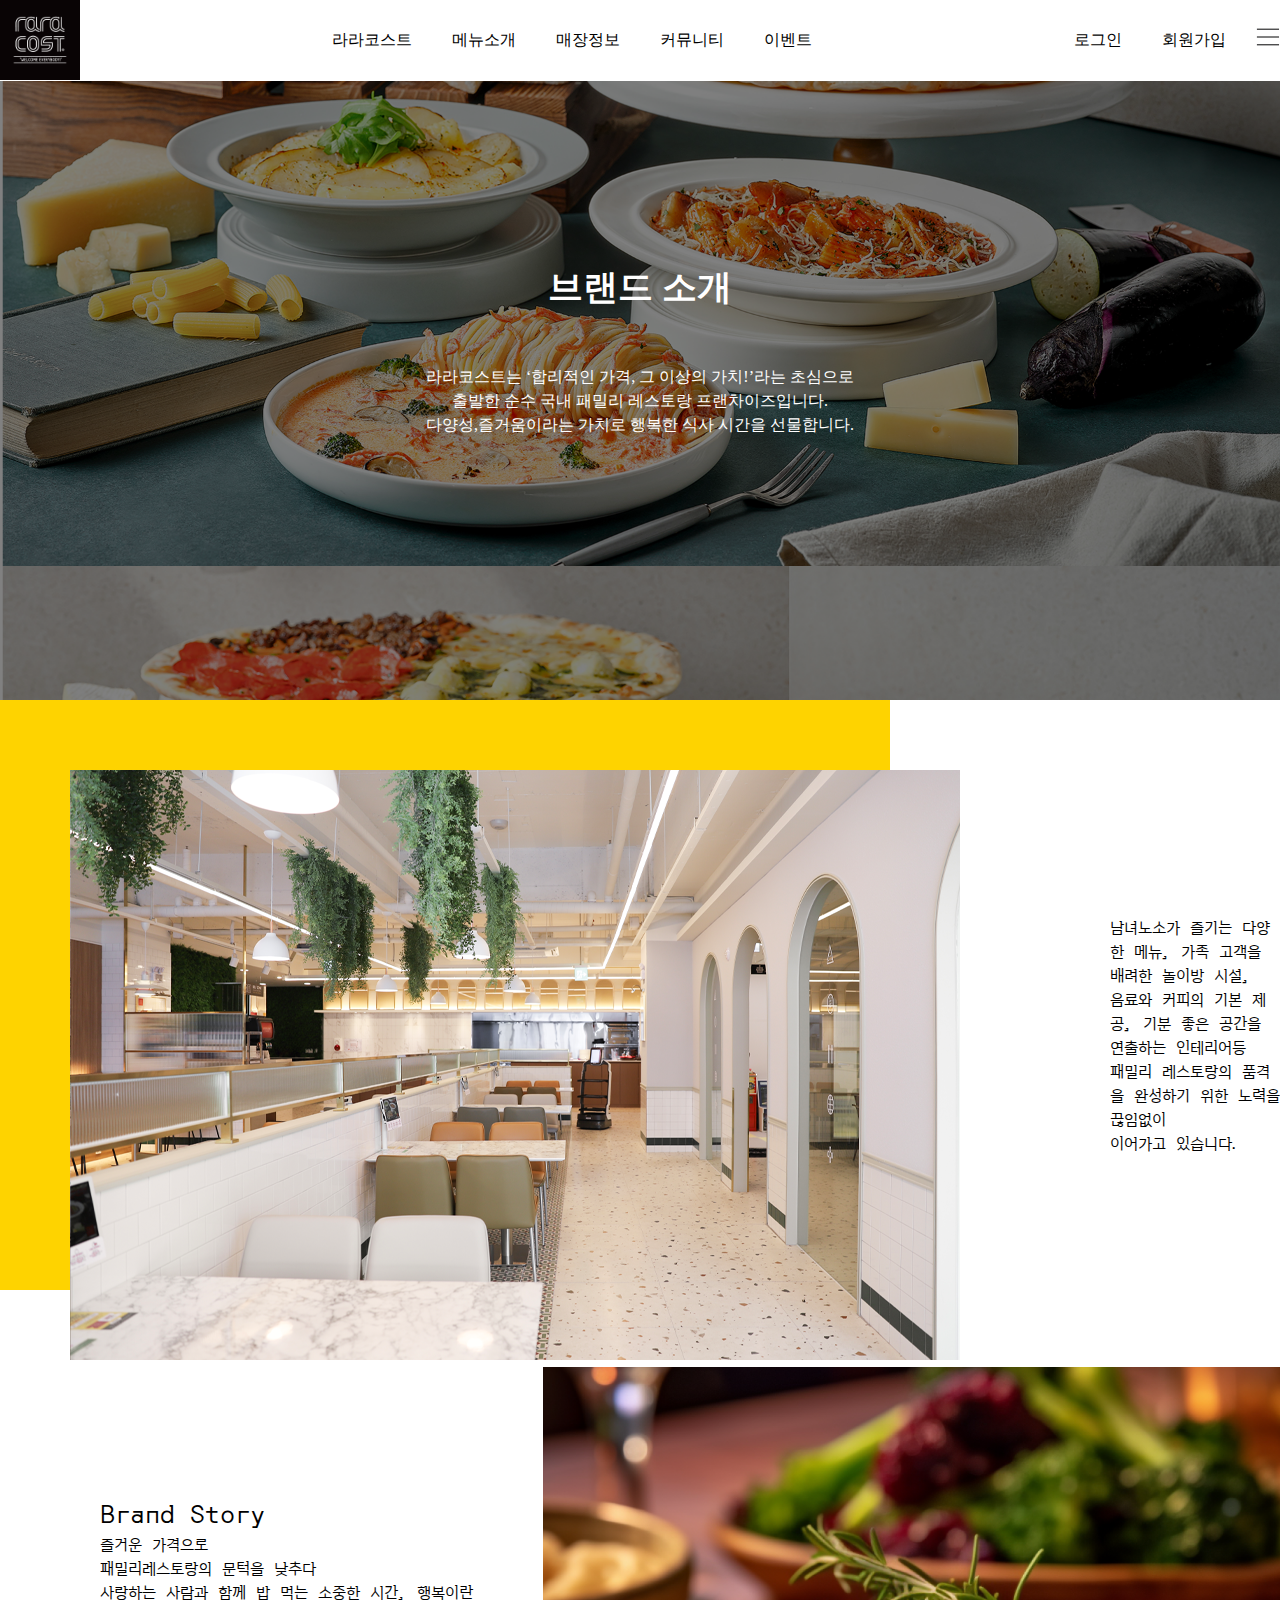
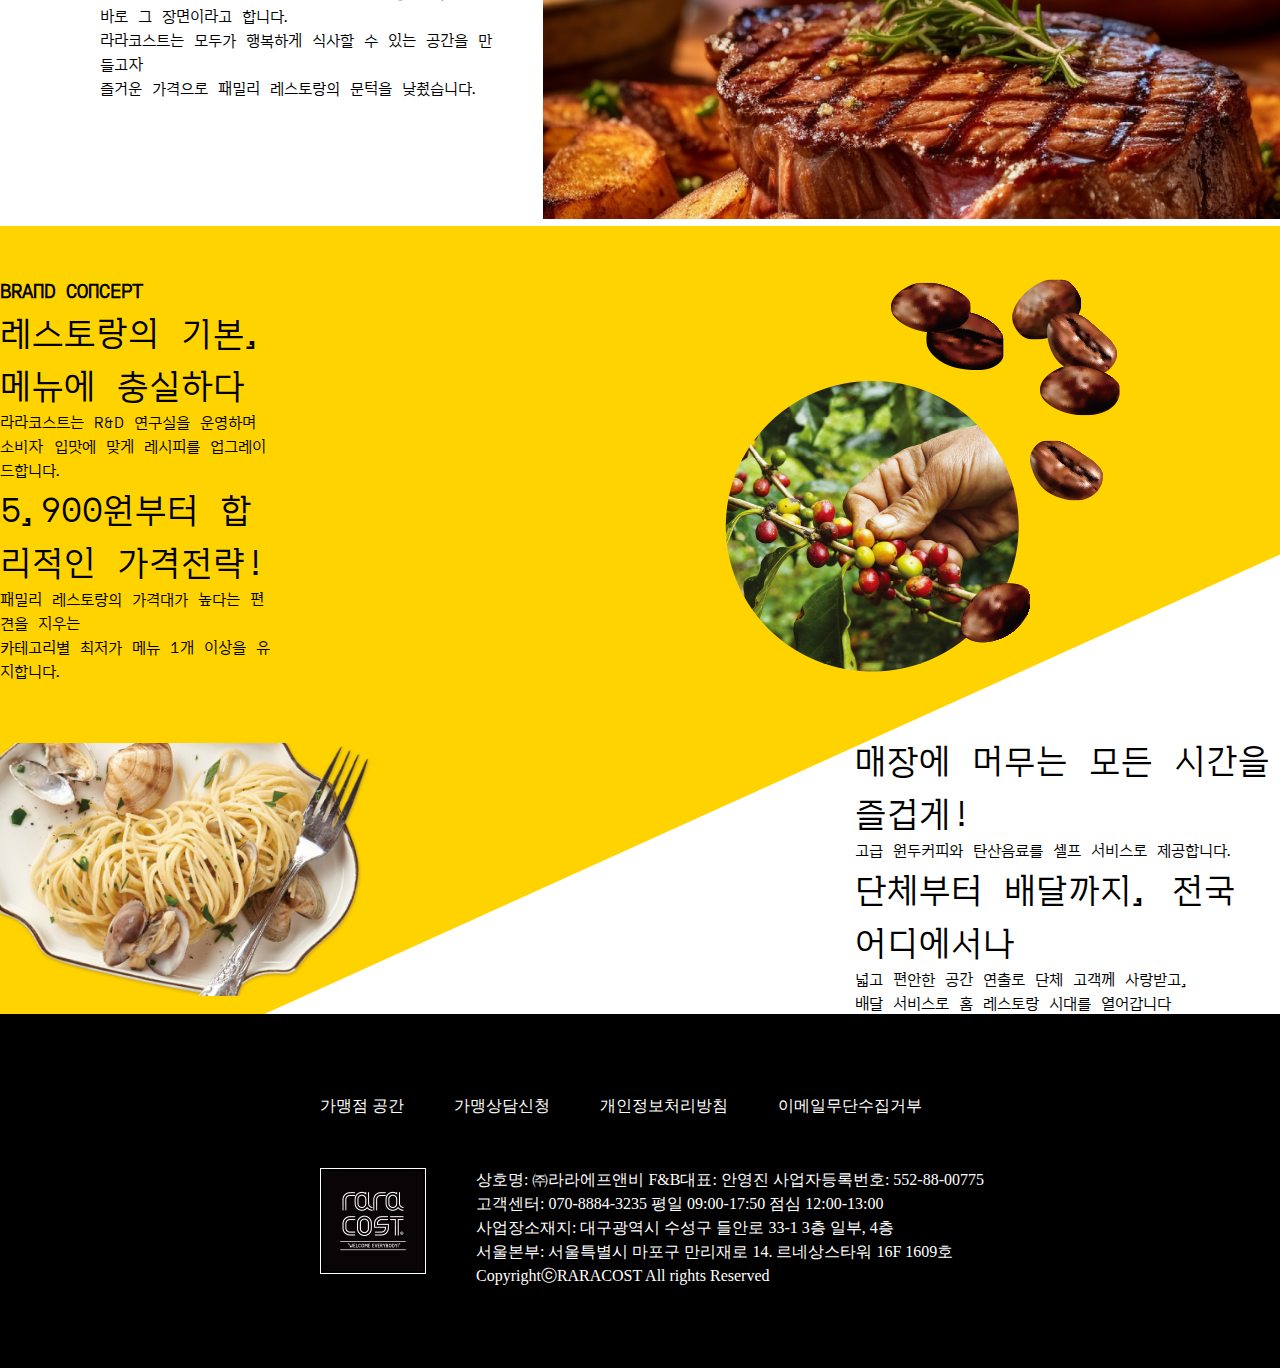
<file: raracostprojact/sub/brand.html>
<!DOCTYPE html>
<html lang="ko">

<head>
    <meta charset="UTF-8">
    <meta name="viewport" content="width=device-width, initial-scale=1.0">
    <title>라라코스트</title>



    <link rel="preconnect" href="https://fonts.googleapis.com">
    <link rel="preconnect" href="https://fonts.gstatic.com" crossorigin>
    <link href="https://fonts.googleapis.com/css2?family=Nanum+Gothic+Coding&family=Orbit&display=swap"
        rel="stylesheet">




    <link rel="stylesheet" href="https://cdn.jsdelivr.net/npm/bootstrap-icons@1.11.3/font/bootstrap-icons.min.css">


    <link rel="stylesheet" href="../css/reset.css">
    <link rel="stylesheet" href="../css/swiper-bundle.min.css">
    <link rel="stylesheet" href="../css/main.css">
    <link rel="stylesheet" href="../css/sub.css">





    <script src="../js/jquery-3.7.1.min.js"></script>
    <script src="../js/swiper-bundle.min.js"></script>
    <script src="../js/main.js"></script>







</head>

<body>
    <div id="wrap">
        <div class="all_wrap">
            <h3>SITEMPA</h3>

            <ul class="all_gnb">
                <li><a href="../sub/brand.html">라라코스트</a>
                    <ul class="all_depth2">
                        <li><a href="../sub/brand.html">브랜드 스토리</a></li>

                    </ul>

                </li>
                <li><a href="../sub/menu.html">메뉴소개</a>
                    <ul class="all_depth2">
                        <li><a href="../sub/menu.html">셀러드</a></li>
                        <li><a href="../sub/menu.html">스테이크</a></li>
                        <li><a href="../sub/menu.html">파스타</a></li>
                        <li><a href="../sub/menu.html">피자</a></li>
                        <li><a href="../sub/menu.html">필라프</a></li>
                        <li><a href="../sub/menu.html">음료</a></li>
                    </ul>
                </li>
                <li><a href="sub/site.html">매장정보</a>
                    <ul class="all_depth2">
                        <li><a href="../sub/site.html">매장찾기</a></li>
                        <li><a href="../sub/site.html">오픈예정</a></li>
                        <li><a href="../sub/site.html">둘러보기</a></li>
                    </ul>
                </li>
                <li><a href="../sub/cs.html">커뮤니티</a>
                    <ul class="all_depth2">
                        <li><a href="../sub/cs.html">공지사항</a></li>
                        <li><a href="../sub/cs.html">고객센터</a></li>
                        <li><a href="../sub/cs.html">언론보도</a></li>
                        <li><a href="../sub/cs.html">제휴문의</a></li>
                    </ul>

                </li>
                <li><a href="../sub/event.html">이벤트</a>
                    <ul class="all_depth2">
                        <li><a href="../sub/event.html">진행 중인 이벤트</a></li>
                        <li><a href="../sub/event.html">종료된 이벤트</a></li>

                    </ul>
                </li>
            </ul>
            <button class="all_close">사이트맵 닫기</button>
        </div>


        <header id="header">

            <div class="inner">
                <h1><a href="../index.html"><img src="../img/sub/logo_B.png" alt="라라코스트"></a></h1>

                <nav>
                    <ul class="gnb">
                        <li>
                            <a href="../sub/brand.html">라라코스트</a>
                            <ul class="depth2">
                                <li><a href="../sub/brand.html">브랜드 스토리</a></li>
                            </ul>
                        </li>
                        <li>
                            <a href="../sub/menu.html">메뉴소개</a>
                            <ul class="depth2">
                                <li><a href="../sub/menu.html">샐러드</a></li>
                                <li><a href="../sub/menu.html">스테이크</a></li>
                                <li><a href="../sub/menu.html">파스타</a></li>
                                <li><a href="../sub/menu.html">피자</a></li>
                                <li><a href="../sub/menu.html">필라프</a></li>
                                <li><a href="../sub/menu.html">음료</a></li>
                            </ul>
                        </li>
                        <li>
                            <a href="../sub/site.html">매장정보</a>
                            <ul class="depth2">
                                <li><a href="../sub/site.html">매장찾기</a></li>
                                <li><a href="../sub/site.html">오픈예정</a></li>
                                <li><a href="../sub/site.html">둘러보기</a></li>

                            </ul>
                        </li>
                        <li>
                            <a href="../sub/cs.html">커뮤니티</a>
                            <ul class="depth2">
                                <li><a href="../sub/cs.html">공지사항</a></li>
                                <li><a href="../sub/cs.html">고객센터</a></li>
                                <li><a href="../sub/cs.html">언론보도</a></li>
                                <li><a href="../sub/cs.html">제휴문의</a></li>

                            </ul>
                        </li>
                        <li>
                            <a href="../sub/event.html">이벤트</a>
                            <ul class="depth2">
                                <li><a href="../sub/event.html">진행 중인 이벤트</a></li>
                                <li><a href="../sub/event.html">종료된 이벤트</a></li>
                            </ul>
                        </li>
                    </ul>
                </nav>

                <ul class="util">
                    <li>
                        <a href="#">로그인</a>

                    </li>
                    <li>
                        <a href="#">회원가입</a>

                    </li>
                    <li class="btn_sitemap">
                        <img src="../img//sub/icon_menu.svg" alt="사이트맵 보기">
                    </li>
                </ul>
            </div>
            <div class="depth2_bg"></div>
        </header>


        <div id="container">
            <div class="sub_visual">
                <div class="sub_brand_txt">
                    <h2>브랜드 소개</h2>
                    <p>라라코스트는 ‘합리적인 가격, 그 이상의 가치!’라는 초심으로<br>
                        출발한 순수 국내 패밀리 레스토랑 프랜차이즈입니다.<br>
                        다양성,즐거움이라는 가치로 행복한 식사 시간을 선물합니다.</p>
                </div>
            </div>
        </div>

        <div class="contents">
            <div class="fust">
                <div class="sub_left1">
                    <img src="../img/sub/brandStory_img1_240527.png" alt="서브이미지1">
                </div>
                <div class="sub_right1">
                    <p>남녀노소가 즐기는 다양한 메뉴, 가족 고객을 배려한 놀이방 시설,<br>음료와 커피의 기본 제공, 기분 좋은 공간을 연출하는 인테리어등<br> 패밀리 레스토랑의 품격을
                        완성하기 위한
                        노력을 끊임없이<br> 이어가고 있습니다.</p>
                </div>
            </div>

            <div class="sec">
                <div class="sub_left2">
                    <p>
                        <span>Brand Story</span><br>
                        즐거운 가격으로<br> 패밀리레스토랑의 문턱을 낮추다<br>
                        사랑하는 사람과 함께 밥 먹는 소중한 시간, 행복이란 바로 그 장면이라고 합니다.<br> 라라코스트는 모두가 행복하게 식사할 수 있는 공간을 만들고자<br> 즐거운 가격으로
                        패밀리 레스토랑의 문턱을 낮췄습니다.
                    </p>
                </div>
                <div class="sub_right2">
                    <img src="../img/sub/sub img 1.png" alt="서브이미지2">
                </div>

            </div>
        </div>

        <div class="contents2">
            <div class="inner">
                <div class="fust2">
                    <div class="fust2_left">
                        <h3>BRAND CONCEPT</h3>
                        <p>
                            <span>레스토랑의 기본,메뉴에 충실하다</span><br>
                            라라코스트는 R&D 연구실을 운영하며<br>
                            소비자 입맛에 맞게 레시피를 업그레이드합니다. <br>
                            <span>5,900원부터 합리적인 가격전략!</span> <br>
                            패밀리 레스토랑의 가격대가 높다는 편견을 지우는<br>
                            카테고리별 최저가 메뉴 1개 이상을 유지합니다.
                        </p>
                    </div>
                    <div class="fust2_right">
                        <img src="../img/sub/brandStory_img5.png" alt="서브이미지3">
                    </div>
                </div>

                <div class="sec2">
                    <div class="sec2_left">
                        <img src="../img/sub/brandStory_img4.png" alt="서브이미지4">
                    </div>
                    <div class="sec2_right">
                        <p>
                            <span>매장에 머무는 모든 시간을 즐겁게!</span> <br>

                            고급 원두커피와 탄산음료를 셀프 서비스로 제공합니다. <br>

                            <span>단체부터 배달까지, 전국 어디에서나</span> <br>

                            넓고 편안한 공간 연출로 단체 고객께 사랑받고,<br>배달 서비스로 홈 레스토랑 시대를 열어갑니다
                        </p>
                    </div>
                </div>
            </div>
        </div>

        <footer id="footer">
            <div class="inner">
                <ul class="footer_link">
                    <li><a href="#">가맹점 공간</a></li>
                    <li><a href="#">가맹상담신청</a></li>
                    <li><a href="#">개인정보처리방침</a></li>
                    <li><a href="#">이메일무단수집거부</a></li>
                </ul>


                <div class="footer_center">
                    <div class="footer_logo"><img src="../img/sub/logo_B.png" alt="로고"></div>
                    <div class="footer_txt">
                        <address>상호명: ㈜라라에프앤비 F&B대표: 안영진 사업자등록번호: 552-88-00775<br>
                            고객센터: 070-8884-3235 평일 09:00-17:50 점심 12:00-13:00<br>
                            사업장소재지: 대구광역시 수성구 들안로 33-1 3층 일부, 4층<br>
                            서울본부: 서울특별시 마포구 만리재로 14. 르네상스타워 16F 1609호</address>
                        <div class="copy">CopyrightⓒRARACOST All rights Reserved</div>
                    </div>
                </div>






            </div>
        </footer>

    </div>



</body>

</html>
</file>
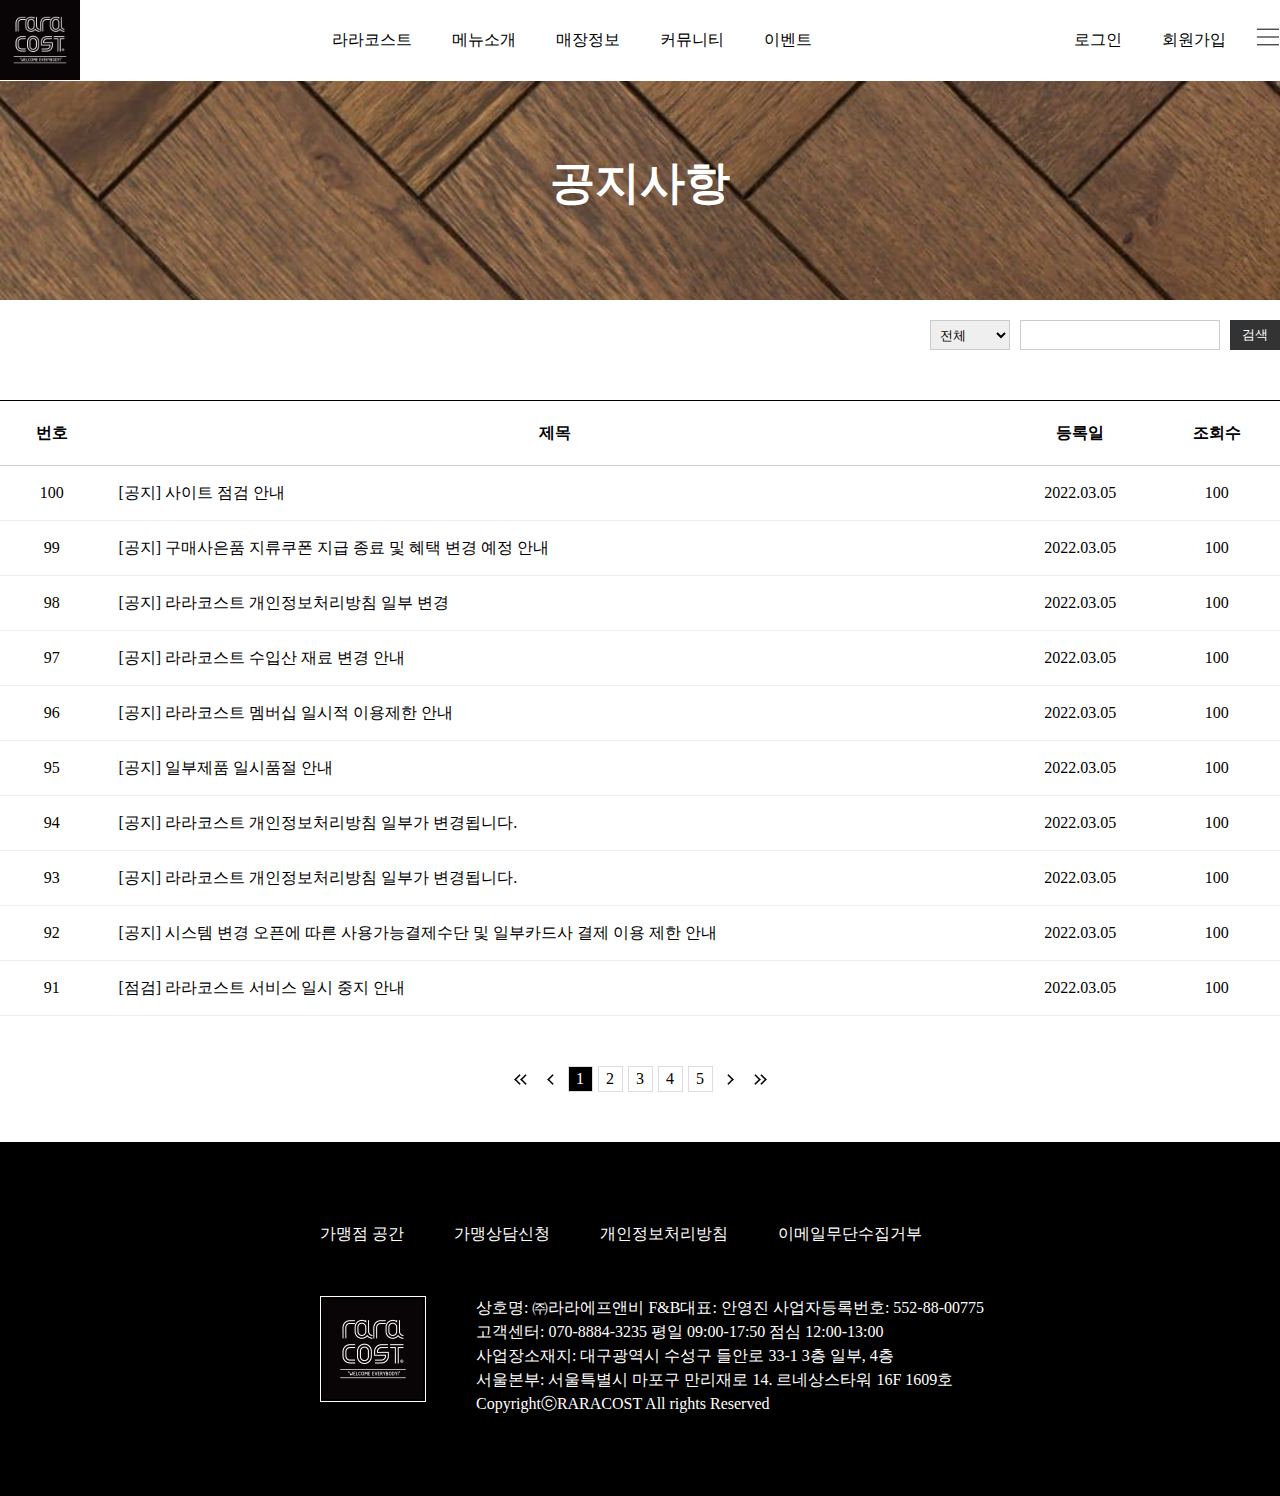
<file: raracostprojact/sub/cs.html>
<!DOCTYPE html>
<html lang="ko">

<head>
    <meta charset="UTF-8">
    <meta name="viewport" content="width=device-width, initial-scale=1.0">
    <title>라라코스트</title>

    <link rel="preconnect" href="https://fonts.googleapis.com">
    <link rel="preconnect" href="https://fonts.gstatic.com" crossorigin>
    <link href="https://fonts.googleapis.com/css2?family=Nanum+Gothic+Coding&family=Orbit&display=swap"
        rel="stylesheet">




    <link rel="stylesheet" href="https://cdn.jsdelivr.net/npm/bootstrap-icons@1.11.3/font/bootstrap-icons.min.css">


    <link rel="stylesheet" href="../css/reset.css">
    <link rel="stylesheet" href="../css/swiper-bundle.min.css">
    <link rel="stylesheet" href="../css/main.css">
    <link rel="stylesheet" href="../css/sub_cs.css">





    <script src="../js/jquery-3.7.1.min.js"></script>
    <script src="../js/swiper-bundle.min.js"></script>
    <script src="../js/main.js"></script>



</head>

<body>
    <div id="wrap">

        <div class="all_wrap">
            <h3>SITEMPA</h3>

            <ul class="all_gnb">
                <li><a href="../sub/brand.html">라라코스트</a>
                    <ul class="all_depth2">
                        <li><a href="../sub/brand.html">브랜드 스토리</a></li>

                    </ul>

                </li>
                <li><a href="../sub/menu.html">메뉴소개</a>
                    <ul class="all_depth2">
                        <li><a href="../sub/menu.html">셀러드</a></li>
                        <li><a href="../sub/menu.html">스테이크</a></li>
                        <li><a href="../sub/menu.html">파스타</a></li>
                        <li><a href="../sub/menu.html">피자</a></li>
                        <li><a href="../sub/menu.html">필라프</a></li>
                        <li><a href="../sub/menu.html">음료</a></li>
                    </ul>
                </li>
                <li><a href="../sub/site.html">매장정보</a>
                    <ul class="all_depth2">
                        <li><a href="../sub/site.html">매장찾기</a></li>
                        <li><a href="../sub/site.html">오픈예정</a></li>
                        <li><a href="../sub/site.html">둘러보기</a></li>
                    </ul>
                </li>
                <li><a href="../sub/cs.html">커뮤니티</a>
                    <ul class="all_depth2">
                        <li><a href="../sub/cs.html">공지사항</a></li>
                        <li><a href="../sub/cs.html">고객센터</a></li>
                        <li><a href="../sub/cs.html">언론보도</a></li>
                        <li><a href="../sub/cs.html">제휴문의</a></li>
                    </ul>

                </li>
                <li><a href="../sub/event.html">이벤트</a>
                    <ul class="all_depth2">
                        <li><a href="../sub/event.html">진행 중인 이벤트</a></li>
                        <li><a href="../sub/event.html">종료된 이벤트</a></li>

                    </ul>
                </li>
            </ul>
            <button class="all_close">사이트맵 닫기</button>
        </div>

        <header id="header">
            <div class="inner">
                <h1><a href="../index.html"><img src="../img/sub/logo_B.png" alt="라라코스트"></a></h1>

                <nav>
                    <ul class="gnb">
                        <li>
                            <a href="../sub/brand.html">라라코스트</a>
                            <ul class="depth2">
                                <li><a href="../sub/brand.html">브랜드 스토리</a></li>
                            </ul>
                        </li>
                        <li>
                            <a href="../sub/menu.html">메뉴소개</a>
                            <ul class="depth2">
                                <li><a href="../sub/menu.html">샐러드</a></li>
                                <li><a href="../sub/menu.html">스테이크</a></li>
                                <li><a href="../sub/menu.html">파스타</a></li>
                                <li><a href="../sub/menu.html">피자</a></li>
                                <li><a href="../sub/menu.html">필라프</a></li>
                                <li><a href="../sub/menu.html">음료</a></li>
                            </ul>
                        </li>
                        <li>
                            <a href="../sub/site.html">매장정보</a>
                            <ul class="depth2">
                                <li><a href="../sub/site.html">매장찾기</a></li>
                                <li><a href="../sub/site.html">오픈예정</a></li>
                                <li><a href="../sub/site.html">둘러보기</a></li>

                            </ul>
                        </li>
                        <li>
                            <a href="../sub/cs.html">커뮤니티</a>
                            <ul class="depth2">
                                <li><a href="../sub/cs.html">공지사항</a></li>
                                <li><a href="../sub/cs.html">고객센터</a></li>
                                <li><a href="../sub/cs.html">언론보도</a></li>
                                <li><a href="../sub/cs.html">제휴문의</a></li>

                            </ul>
                        </li>
                        <li>
                            <a href="../sub/event.html">이벤트</a>
                            <ul class="depth2">
                                <li><a href="../sub/event.html">진행 중인 이벤트</a></li>
                                <li><a href="../sub/event.html">종료된 이벤트</a></li>
                            </ul>
                        </li>
                    </ul>
                </nav>

                <ul class="util">
                    <li>
                        <a href="#">로그인</a>

                    </li>
                    <li>
                        <a href="#">회원가입</a>

                    </li>
                    <li class="btn_sitemap">
                        <img src="../img//sub/icon_menu.svg" alt="사이트맵 보기">
                    </li>
                </ul>
            </div>
            <div class="depth2_bg"></div>
        </header>

        <div id="container3">
            <div class="sub_visual sub_cs">
                <h2>공지사항</h2>
            </div>

            <div class="contents">
                <div class="inner">
                    <div class="notice">
                        <form>
                            <fieldset>
                                <legend>공지사항 검색영역</legend>
                                <select>
                                    <option>전체</option>
                                    <option>제목</option>
                                    <option>내용</option>
                                </select>
                                <input type="text">
                                <input type="submit" value="검색">
                            </fieldset>
                        </form>


                        <table>
                            <caption>공지사항 목록</caption>
                            <tr>
                                <th>번호</th>
                                <th>제목</th>
                                <th>등록일</th>
                                <th>조회수</th>
                            </tr>
                            <tr>
                                <td>100</td>
                                <td class="notice_title">[공지] 사이트 점검 안내</td>
                                <td>2022.03.05</td>
                                <td>100</td>
                            </tr>
                            <tr>
                                <td>99</td>
                                <td class="notice_title"> [공지] 구매사은품 지류쿠폰 지급 종료 및 혜택 변경 예정 안내</td>
                                <td>2022.03.05</td>
                                <td>100</td>
                            </tr>
                            <tr>
                                <td>98</td>
                                <td class="notice_title"> [공지] 라라코스트 개인정보처리방침 일부 변경</td>
                                <td>2022.03.05</td>
                                <td>100</td>
                            </tr>
                            <tr>
                                <td>97</td>
                                <td class="notice_title">[공지] 라라코스트 수입산 재료 변경 안내</td>
                                <td>2022.03.05</td>
                                <td>100</td>
                            </tr>
                            <tr>
                                <td>96</td>
                                <td class="notice_title">[공지] 라라코스트 멤버십 일시적 이용제한 안내</td>
                                <td>2022.03.05</td>
                                <td>100</td>
                            </tr>
                            <tr>
                                <td>95</td>
                                <td class="notice_title">[공지] 일부제품 일시품절 안내</td>
                                <td>2022.03.05</td>
                                <td>100</td>
                            </tr>
                            <tr>
                                <td>94</td>
                                <td class="notice_title">[공지] 라라코스트 개인정보처리방침 일부가 변경됩니다.</td>
                                <td>2022.03.05</td>
                                <td>100</td>
                            </tr>
                            <tr>
                                <td>93</td>
                                <td class="notice_title">[공지] 라라코스트 개인정보처리방침 일부가 변경됩니다.</td>
                                <td>2022.03.05</td>
                                <td>100</td>
                            </tr>
                            <tr>
                                <td>92</td>
                                <td class="notice_title"> [공지] 시스템 변경 오픈에 따른 사용가능결제수단 및 일부카드사 결제 이용 제한 안내</td>
                                <td>2022.03.05</td>
                                <td>100</td>
                            </tr>
                            <tr>
                                <td>91</td>
                                <td class="notice_title">[점검] 라라코스트 서비스 일시 중지 안내</td>
                                <td>2022.03.05</td>
                                <td>100</td>
                            </tr>

                        </table>

                        <ul class="paging">
                            <li class="last"><a href="#">마지막 페이지</a></li>
                            <li class="prev"><a href="#">이전 페이지</a></li>
                            <li class="on"><a href="#">1</a></li>
                            <li><a href="#">2</a></li>
                            <li><a href="#">3</a></li>
                            <li><a href="#">4</a></li>
                            <li><a href="#">5</a></li>
                            <li class="next"><a href="#">다음 페이지</a></li>
                            <li class="first"><a href="#">첫 페이지</a></li>
                        </ul>
                    </div>

                </div>

            </div>

            <footer id="footer" class="section fp-auto-height">
                <div class="inner">
                    <ul class="footer_link">
                        <li><a href="#">가맹점 공간</a></li>
                        <li><a href="#">가맹상담신청</a></li>
                        <li><a href="#">개인정보처리방침</a></li>
                        <li><a href="#">이메일무단수집거부</a></li>
                    </ul>


                    <div class="footer_center">
                        <div class="footer_logo"><img src="../img/sub/logo_B.png" alt="로고"></div>
                        <div class="footer_txt">
                            <address>상호명: ㈜라라에프앤비 F&B대표: 안영진 사업자등록번호: 552-88-00775<br>
                                고객센터: 070-8884-3235 평일 09:00-17:50 점심 12:00-13:00<br>
                                사업장소재지: 대구광역시 수성구 들안로 33-1 3층 일부, 4층<br>
                                서울본부: 서울특별시 마포구 만리재로 14. 르네상스타워 16F 1609호</address>
                            <div class="copy">CopyrightⓒRARACOST All rights Reserved</div>
                        </div>
                    </div>






                </div>

            </footer>

        </div>

</body>

</html>
</file>
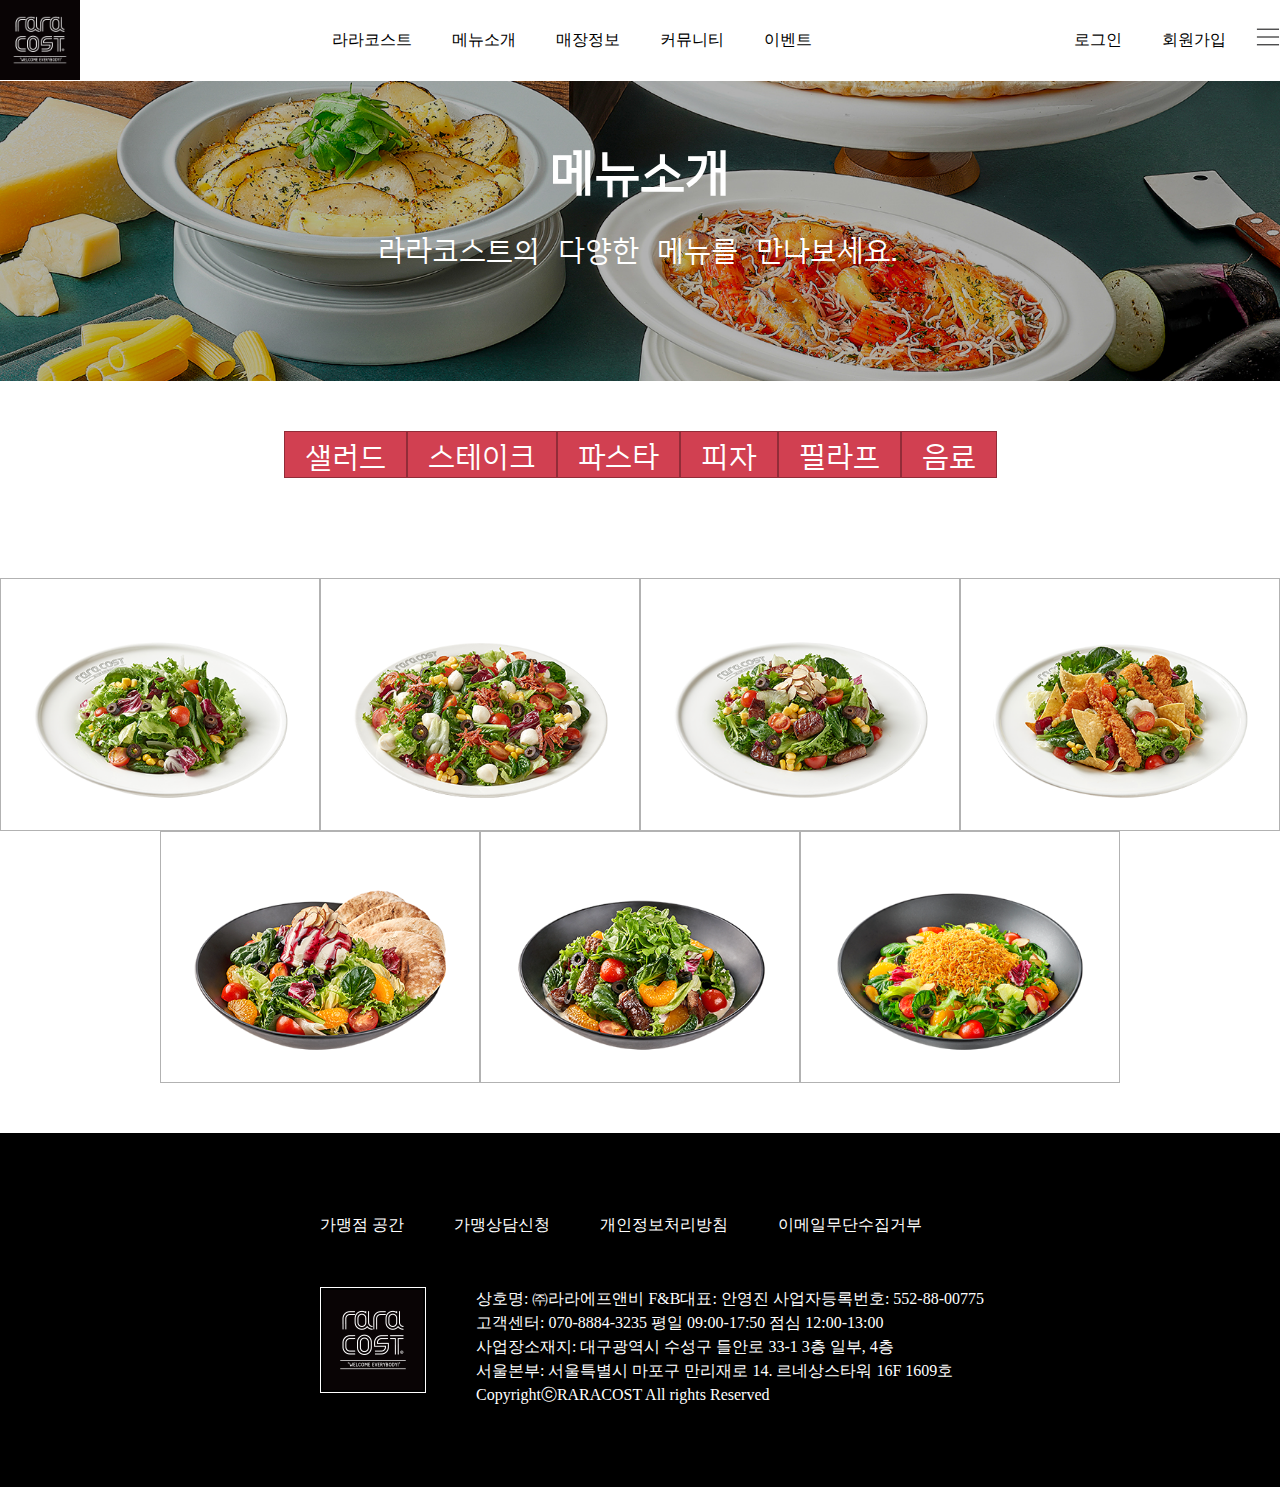
<file: raracostprojact/sub/menu.html>
<!DOCTYPE html>
<html lang="ko">

<head>
    <meta charset="UTF-8">
    <meta name="viewport" content="width=device-width, initial-scale=1.0">
    <title>라라코스트</title>



    <link rel="preconnect" href="https://fonts.googleapis.com">
    <link rel="preconnect" href="https://fonts.gstatic.com" crossorigin>
    <link href="https://fonts.googleapis.com/css2?family=Nanum+Gothic+Coding&family=Orbit&display=swap"
        rel="stylesheet">




    <link rel="stylesheet" href="https://cdn.jsdelivr.net/npm/bootstrap-icons@1.11.3/font/bootstrap-icons.min.css">


    <link rel="stylesheet" href="../css/reset.css">
    <link rel="stylesheet" href="../css/swiper-bundle.min.css">
    <link rel="stylesheet" href="../css/main.css">
    <link rel="stylesheet" href="../css/sub_menu.css">





    <script src="../js/jquery-3.7.1.min.js"></script>
    <script src="../js/swiper-bundle.min.js"></script>
    <script src="../js/main.js"></script>





</head>

<body>
    <div id="wrap">
        <div class="all_wrap">
            <h3>SITEMPA</h3>

            <ul class="all_gnb">
                <li><a href="../sub/brand.html">라라코스트</a>
                    <ul class="all_depth2">
                        <li><a href="../sub/brand.html">브랜드 스토리</a></li>

                    </ul>

                </li>
                <li><a href="../sub/menu.html">메뉴소개</a>
                    <ul class="all_depth2">
                        <li><a href="../sub/menu.html">셀러드</a></li>
                        <li><a href="../sub/menu.html">스테이크</a></li>
                        <li><a href="../sub/menu.html">파스타</a></li>
                        <li><a href="../sub/menu.html">피자</a></li>
                        <li><a href="../sub/menu.html">필라프</a></li>
                        <li><a href="../sub/menu.html">음료</a></li>
                    </ul>
                </li>
                <li><a href="../sub/site.html">매장정보</a>
                    <ul class="all_depth2">
                        <li><a href="../sub/site.html">매장찾기</a></li>
                        <li><a href="../sub/site.html">오픈예정</a></li>
                        <li><a href="../sub/site.html">둘러보기</a></li>
                    </ul>
                </li>
                <li><a href="../sub/cs.html">커뮤니티</a>
                    <ul class="all_depth2">
                        <li><a href="../sub/cs.html">공지사항</a></li>
                        <li><a href="../sub/cs.html">고객센터</a></li>
                        <li><a href="../sub/cs.html">언론보도</a></li>
                        <li><a href="../sub/cs.html">제휴문의</a></li>
                    </ul>

                </li>
                <li><a href="sub/event.html">이벤트</a>
                    <ul class="all_depth2">
                        <li><a href="../sub/event.html">진행 중인 이벤트</a></li>
                        <li><a href="../sub/event.html">종료된 이벤트</a></li>

                    </ul>
                </li>
            </ul>
            <button class="all_close">사이트맵 닫기</button>
        </div>


        <header id="header">
            <div class="inner">
                <h1><a href="../index.html"><img src="../img/sub/logo_B.png" alt="라라코스트"></a></h1>

                <nav>
                    <ul class="gnb">
                        <li>
                            <a href="../sub/brand.html">라라코스트</a>
                            <ul class="depth2">
                                <li><a href="../sub/brand.html">브랜드 스토리</a></li>
                            </ul>
                        </li>
                        <li>
                            <a href="../sub/menu.html">메뉴소개</a>
                            <ul class="depth2">
                                <li><a href="../sub/menu.html">샐러드</a></li>
                                <li><a href="../sub/menu.html">스테이크</a></li>
                                <li><a href="../sub/menu.html">파스타</a></li>
                                <li><a href="../sub/menu.html">피자</a></li>
                                <li><a href="../sub/menu.html">필라프</a></li>
                                <li><a href="../sub/menu.html">음료</a></li>
                            </ul>
                        </li>
                        <li>
                            <a href="../sub/site.html">매장정보</a>
                            <ul class="depth2">
                                <li><a href="../sub/site.html">매장찾기</a></li>
                                <li><a href="../sub/site.html">오픈예정</a></li>
                                <li><a href="../sub/site.html">둘러보기</a></li>

                            </ul>
                        </li>
                        <li>
                            <a href="../sub/cs.html">커뮤니티</a>
                            <ul class="depth2">
                                <li><a href="../sub/cs.html">공지사항</a></li>
                                <li><a href="../sub/cs.html">고객센터</a></li>
                                <li><a href="../sub/cs.html">언론보도</a></li>
                                <li><a href="../sub/cs.html">제휴문의</a></li>

                            </ul>
                        </li>
                        <li>
                            <a href="../sub/event.html">이벤트</a>
                            <ul class="depth2">
                                <li><a href="../sub/event.html">진행 중인 이벤트</a></li>
                                <li><a href="../sub/event.html">종료된 이벤트</a></li>
                            </ul>
                        </li>
                    </ul>
                </nav>

                <ul class="util">
                    <li>
                        <a href="#">로그인</a>

                    </li>
                    <li>
                        <a href="#">회원가입</a>

                    </li>
                    <li class="btn_sitemap">
                        <img src="../img//sub/icon_menu.svg" alt="사이트맵 보기">
                    </li>
                </ul>
            </div>
            <div class="depth2_bg"></div>
        </header>


        <div id="container2">

            <div class="menu_title">
                <h2>메뉴소개</h2>
                <p>라라코스트의 다양한 메뉴를 만나보세요.</p>
            </div>
            <div class="inner">
                <div class="menu_list">
                    <ul class="tab_btn">
                        <li class="tab_list1">샐러드</li>
                        <li class="tab_list2">스테이크</li>
                        <li class="tab_list3">파스타</li>
                        <li class="tab_list4">피자</li>
                        <li class="tab_list5">필라프</li>
                        <li class="tab_list6">음료</li>
                    </ul>
                    <div class="tab_img_list">
                        <ul class="tab_img1">
                            <li class="menu_img1">
                                <a href="sub/menu.html">
                                    <img src="../img/sub2/salad1.png" alt="샐러드 사진1">
                                    <div class="over">
                                        <h4>HOUSE SALAD</h4>
                                        <p>
                                            <span>하우스 샐러드</span><br>
                                            신선한 채소에 발사믹 소스를 끼얹은<br>
                                            하우스 샐러드
                                        </p>
                                    </div>
                                </a>
                            </li>
                            <li class="menu_img1">
                                <a href="sub/menu.html"><img src="../img/sub2/salad2.png" alt="샐러드 사진2">
                                    <div class="over">
                                        <h4>MOZZARELLA SALAD</h4>
                                        <p>
                                            <span>모짜렐라 샐러드</span><br>
                                            짭짤한 페퍼로니와 모짜렐라<br>
                                            보콘치니를 올린 샐러드
                                        </p>
                                    </div>
                                </a>
                            </li>
                            <li class="menu_img1"><a href="sub/menu.html"><img src="../img/sub2/salad3.png"
                                        alt="샐러드 사진3">
                                    <div class="over">
                                        <h4>STEAK SALAD</h4>
                                        <p>
                                            <span>스테이크 샐러드</span><br>
                                            비프 스테이크와 아몬드,<br>
                                            그라나 파다노를 올린 샐러드
                                        </p>
                                    </div>
                                </a></li>
                            <li class="menu_img1"><a href="sub/menu.html"><img src="../img/sub2/salad4.png"
                                        alt="샐러드 사진4">
                                    <div class="over">
                                        <h4>CHICKEN TENDER SALAD</h4>
                                        <p>
                                            <span>치킨 텐더 샐러드</span><br>
                                            바삭한 치킨 텐더와 튀긴<br>
                                            콘 또띠아를 올린 샐러드
                                        </p>
                                    </div>
                                </a></li>
                            <li class="menu_img1"><a href="sub/menu.html"><img src="../img/sub2/salad5.png"
                                        alt="샐러드 사진5">
                                    <div class="over">
                                        <h4>FRESH RICOTTA SALAD</h4>
                                        <p>
                                            <span>프레시 리코타 샐러드</span><br>
                                            피타브레드에 제철 과일과 채소,<br>
                                            치즈를 채워 먹는 샐러드
                                        </p>
                                    </div>
                                </a></li>
                            <li class="menu_img1"><a href="sub/menu.html"><img src="../img/sub2/salad6.png"
                                        alt="샐러드 사진6">
                                    <div class="over">
                                        <h4>TOP BLADE CAESAR SALAD</h4>
                                        <p>
                                            <span>부채살 시저 샐러드</span><br>
                                            육즙 가득 부채살 스테이크를 올린<br>
                                            신선한 시저 샐러드
                                        </p>
                                    </div>
                                </a></li>
                            <li class="menu_img1"><a href="sub/menu.html"><img src="../img/sub2/salad7.png"
                                        alt="샐러드 사진7">
                                    <div class="over">
                                        <h4>BROWN CHEESE SALAD</h4>
                                        <p>
                                            <span>브라운 치즈 샐러드</span><br>
                                            고소한 아몬드와 브라운 치즈를<br>
                                            듬뿍 올린 신선한 샐러드

                                        </p>
                                    </div>
                                </a></li>
                        </ul>

                        <ul class="tab_img2">
                            <li class="menu_img2"><a href="sub/menu.html"><img src="../img/sub2/steak1.png"
                                        alt="스테이크 사진1">
                                    <div class="over">
                                        <h4>HANDMADE PORK CUTLET</h4>
                                        <p>
                                            <span>수제 포크 커틀렛</span><br>
                                            저온 숙성한 국내산 등심 커틀렛과<br>
                                            샐러드, 벨지안 프라이

                                        </p>
                                    </div>
                                </a></li>
                            <li class="menu_img2"><a href="sub/menu.html"><img src="../img/sub2/steak2.png"
                                        alt="스테이크 사진2">
                                    <div class="over">
                                        <h4>GARLIC ROAST CHICKEN STEAK</h4>
                                        <p>
                                            <span>갈릭 로스트 치킨 스테이크</span><br>
                                            직화 그릴에 구운<br>
                                            닭다리살 스테이크와 바삭한 마늘칩

                                        </p>
                                    </div>
                                </a></li>
                            <li class="menu_img2"><a href="sub/menu.html"><img src="../img/sub2/steak3.png"
                                        alt="스테이크 사진3">
                                    <div class="over">
                                        <h4>PORK STEAK
                                        </h4>
                                        <p>
                                            <span>포크 스테이크</span><br>
                                            최상급 돈목심 스테이크와<br>
                                            신선한 샐러드, 벨지안 프라이

                                        </p>
                                    </div>
                                </a></li>
                            <li class="menu_img2"><a href="sub/menu.html"><img src="../img/sub2/steak4.png"
                                        alt="스테이크 사진4">
                                    <div class="over">
                                        <h4>TOMAHAWK PORK CUTLET PASTA
                                        </h4>
                                        <p>
                                            <span>토마호크카츠 파스타</span><br>
                                            압도적인 토마호크카츠를 품은<br>
                                            토마토 미트 파스타

                                        </p>
                                    </div>
                                </a></li>
                            <li class="menu_img2"><a href="sub/menu.html"><img src="../img/sub2/steak5.png"
                                        alt="스테이크 사진5">
                                    <div class="over">
                                        <h4>PORK CUTLET KIMCHI NABE
                                        </h4>
                                        <p>
                                            <span>돈까스 김치나베</span><br>
                                            육즙 가득한 돈까스와<br>
                                            함께 즐기는 얼큰한 국물

                                        </p>
                                    </div>
                                </a></li>
                            <li class="menu_img2"><a href="sub/menu.html"><img src="../img/sub2/steak6.png"
                                        alt="스테이크 사진6">
                                    <div class="over">
                                        <h4>DOUBLE PORK BELLY STEAK

                                        </h4>
                                        <p>
                                            <span>더블 삼겹살 스테이크</span><br>
                                            그릴에 구운 삼겹 두 장에<br>
                                            볶음김치를 곁들인 뚝배기 스테이크

                                        </p>
                                    </div>
                                </a></li>

                        </ul>

                        <ul class="tab_img3">
                            <li class="menu_img3"><a href="sub/menu.html"><img src="../img/sub2/pasta_oil1.png"
                                        alt="파스타 사진1">
                                    <div class="over">
                                        <h4>JALAPENO ONION PASTA

                                        </h4>
                                        <p>
                                            <span>할라피뇨 어니언 파스타</span><br>
                                            할라피뇨와 신선한 야채를 볶고<br>
                                            흑후추로 풍미를 낸 파스타

                                        </p>
                                    </div>
                                </a>
                            </li>
                            <li class="menu_img3"><a href="sub/menu.html"><img src="../img/sub2/pasta_oil2.png"
                                        alt="파스타 사진2">
                                    <div class="over">
                                        <h4>AGLIO E OLIO PASTA

                                        </h4>
                                        <p>
                                            <span>알리오 올리오 파스타</span><br>
                                            구운 마늘의 향을 입힌<br>
                                            올리브오일로 맛을 낸 파스타

                                        </p>
                                    </div>
                                </a>
                            </li>
                            <li class="menu_img3"><a href="sub/menu.html"><img src="../img/sub2/pasta_oil3.png"
                                        alt="파스타 사진3">
                                    <div class="over">
                                        <h4>SAUSAGE STEW OIL PASTA


                                        </h4>
                                        <p>
                                            <span>부대찌개 오일 파스타</span><br>
                                            부대찌개의 매콤한 풍미를 살린<br>
                                            퓨전 뚝배기 파스타

                                        </p>
                                    </div>
                                </a>
                            </li>
                            <li class="menu_img3"><a href="sub/menu.html"><img src="../img/sub2/pasta_oil4.png"
                                        alt="파스타 사진4">
                                    <div class="over">
                                        <h4>VONGOLE CREAM PASTA


                                        </h4>
                                        <p>
                                            <span>봉골레 크림 파스타</span><br>
                                            페퍼론치노와 바지락으로 맛을 낸<br>
                                            매콤한 크림 파스타


                                        </p>
                                    </div>
                                </a>
                            </li>
                            <li class="menu_img3"><a href="sub/menu.html"><img src="../img/sub2/pasta_oil5.png"
                                        alt="파스타 사진5">
                                    <div class="over">
                                        <h4>RED VONGOLE PASTA


                                        </h4>
                                        <p>
                                            <span>레드 봉골레 파스타</span><br>
                                            매콤한 레드 소스를 더한<br>
                                            봉골레 파스타


                                        </p>
                                    </div>
                                </a>
                            </li>
                            <li class="menu_img3"><a href="sub/menu.html"><img src="../img/sub2/pasta_oil6.png"
                                        alt="파스타 사진6">
                                    <div class="over">
                                        <h4>GAMBAS OIL PASTA


                                        </h4>
                                        <p>
                                            <span>감바스 오일 파스타</span><br>
                                            통통한 새우와 특제 소스의 풍미가<br>
                                            인상적인 오일 파스타


                                        </p>
                                    </div>
                                </a>
                            </li>

                        </ul>


                        <ul class="tab_img4">
                            <li class="menu_img4"><a href="sub/menu.html"><img src="../img/sub2/pizza1.png"
                                        alt="피자 사진1">
                                    <div class="over">
                                        <h4>SPOON CORN CHEESE PIZZA


                                        </h4>
                                        <p>
                                            <span>스푼 옥수수 피자</span><br>
                                            고구마 무스, 스위트콘, 치즈를<br>
                                            스푼 가득 떠 먹는 피자


                                        </p>
                                    </div>
                                </a>
                            </li>
                            <li class="menu_img4"><a href="sub/menu.html"><img src="../img/sub2/pizza2.png"
                                        alt="피자 사진2">
                                    <div class="over">
                                        <h4>MARGHERITA PIZZA


                                        </h4>
                                        <p>
                                            <span>마르게리따 피자</span><br>
                                            모짜렐라, 바질, 토마토 소스로<br>
                                            맛을 낸 이태리 정통 피자


                                        </p>
                                    </div>
                                </a>
                            </li>
                            <li class="menu_img4"><a href="sub/menu.html"><img src="../img/sub2/pizza3.png"
                                        alt="피자 사진3">
                                    <div class="over">
                                        <h4>GORGONZOLA PIZZA</h4>
                                        <p>
                                            <span>고르곤졸라 피자</span><br>
                                            고르곤졸라와 마늘편을 토핑한,<br>
                                            꿀에 찍어 먹는 피자
                                        </p>
                                    </div>
                                </a>
                            </li>
                            <li class="menu_img4"><a href="sub/menu.html"><img src="../img/sub2/pizza4.png"
                                        alt="피자 사진4">
                                    <div class="over">
                                        <h4>SWEET PIZZA</h4>
                                        <p>
                                            <span>스위트 피자</span><br>
                                            달콤한 고구마 무스와<br>
                                            베이컨 토핑이 어우러지는 피자
                                        </p>
                                    </div>
                                </a>
                            </li>
                            <li class="menu_img4"><a href="sub/menu.html"><img src="../img/sub2/pizza5.png"
                                        alt="피자 사진5">
                                    <div class="over">
                                        <h4>BULGOGI PIZZA</h4>
                                        <p>
                                            <span>불고기 피자</span><br>
                                            바베큐 불고기를 토핑한<br>
                                            취향 저격 퓨전 피자
                                        </p>
                                    </div>
                                </a>
                            </li>
                            <li class="menu_img4"><a href="sub/menu.html"><img src="../img/sub2/pizza6.png"
                                        alt="피자 사진6">
                                    <div class="over">
                                        <h4>PEPPERONI PIZZA</h4>
                                        <p>
                                            <span>페퍼로니 피자</span><br>
                                            풍미만점 페퍼로니를<br>
                                            아낌없이 올린 피자
                                        </p>
                                    </div>
                                </a>
                            </li>
                            <li class="menu_img4"><a href="sub/menu.html"><img src="../img/sub2/pizza7.png"
                                        alt="피자 사진7">
                                    <div class="over">
                                        <h4>STEAK PIZZA</h4>
                                        <p>
                                            <span>스테이크 피자</span><br>
                                            바삭하게 구워낸 피자 위에 질 좋은<br>
                                            비프스테이크와 샐러드가 토핑 된 피자
                                        </p>
                                    </div>
                                </a>
                            </li>


                        </ul>


                        <ul class="tab_img5">
                            <li class="menu_img5"><a href="sub/menu.html"><img src="../img/sub2/pilaf1.png"
                                        alt="필라프 사진1">
                                    <div class="over">
                                        <h4>CHICKEN PILAF
                                        </h4>
                                        <p>
                                            <span>치킨 필라프</span><br>
                                            부드러운 향미를 더하고<br>
                                            닭가슴살로 맛을 낸 필라프
                                        </p>
                                    </div>
                                </a>
                            </li>
                            <li class="menu_img5"><a href="sub/menu.html"><img src="../img/sub2/pilaf2.png"
                                        alt="필라프  사진2">
                                    <div class="over">
                                        <h4>BULGOGI PILAF</h4>
                                        <p>
                                            <span>불고기 필라프</span><br>
                                            직화 불고기의 스모키향과<br>
                                            담백함을 살린 필라프
                                        </p>
                                    </div>
                                </a>
                            </li>
                            <li class="menu_img5"><a href="sub/menu.html"><img src="../img/sub2/pilaf3.png"
                                        alt="필라프  사진3">
                                    <div class="over">
                                        <h4>BLACK BEAN SAUCE PORK PILAF</h4>
                                        <p>
                                            <span>목살 필라프</span><br>
                                            질 좋은 돈목심과<br>
                                            블랙빈 소스로 맛을 낸 필라프
                                        </p>
                                    </div>
                                </a>
                            </li>
                            <li class="menu_img5"><a href="sub/menu.html"><img src="../img/sub2/pilaf4.png"
                                        alt="필라프  사진4">
                                    <div class="over">
                                        <h4>GARLIC SEAFOOD PILAF</h4>
                                        <p>
                                            <span>갈릭 씨푸드 필라프</span><br>
                                            마늘 향과 날치알의 터지는<br>
                                            식감이 일품인 필라프
                                        </p>
                                    </div>
                                </a>
                            </li>
                            <li class="menu_img5"><a href="sub/menu.html"><img src="../img/sub2/pilaf5.png"
                                        alt="필라프  사진5">
                                    <div class="over">
                                        <h4>BASIL PESTO RISOTTO</h4>
                                        <p>
                                            <span>바질 페스토 리조또</span><br>
                                            신선한 새우와 바질페스토로<br>
                                            맛을 낸 제노바식 리조또
                                        </p>
                                    </div>
                                </a>
                            </li>
                            <li class="menu_img5"><a href="sub/menu.html"><img src="../img/sub2/pilaf6.png"
                                        alt="필라프  사진6">
                                    <div class="over">
                                        <h4>SEAFOOD SPICY PILAF</h4>
                                        <p>
                                            <span>해물 스파이시 필라프</span><br>
                                            신선한 해산물이 풍성하게<br>
                                            어우러지는 매콤 필라프
                                        </p>
                                    </div>
                                </a>
                            </li>
                            <li class="menu_img5"><a href="sub/menu.html"><img src="../img/sub2/pilaf7.png"
                                        alt="필라프 사진7">
                                    <div class="over">
                                        <h4>CARBONARA RISOTTO</h4>
                                        <p>
                                            <span>까르보나라 리조또</span><br>
                                            눈꽃치즈가 어우러지는 고소한<br>
                                            베이컨 크림 리조또
                                        </p>
                                    </div>
                                </a>
                            </li>


                        </ul>


                        <ul class="tab_img6">
                            <li class="menu_img6"><a href="sub/menu.html"><img src="../img/sub2/drink1.png"
                                        alt="음료 사진1">
                                    <div class="over">
                                        <h4>STRAWBERRY ADE</h4>
                                        <p>
                                            <span>딸기 에이드</span>

                                        </p>
                                    </div>
                                </a>
                            </li>
                            <li class="menu_img6"><a href="sub/menu.html"><img src="../img/sub2/drink2.png"
                                        alt="음료  사진2">
                                    <div class="over">
                                        <h4>LIME ADE</h4>
                                        <p>
                                            <span>라임 에이드</span>

                                        </p>
                                    </div>
                                </a>
                            </li>
                            <li class="menu_img6"><a href="sub/menu.html"><img src="../img/sub2/drink3.png"
                                        alt="음료  사진3">
                                    <div class="over">
                                        <h4>GRAPEFRUIT ADE</h4>
                                        <p>
                                            <span>자몽 에이드</span>

                                        </p>
                                    </div>
                                </a>
                            </li>
                            <li class="menu_img6"><a href="sub/menu.html"><img src="../img/sub2/drink4.png"
                                        alt="음료  사진4">
                                    <div class="over">
                                        <h4>GREEN GRAPE ADE</h4>
                                        <p>
                                            <span>청포도 에이드</span>

                                        </p>
                                    </div>
                                </a>
                            </li>
                            <li class="menu_img6"><a href="sub/menu.html"><img src="../img/sub2/drink5.png"
                                        alt="음료  사진5">
                                    <div class="over">
                                        <h4>PASSION FRUIT ADE</h4>
                                        <p>
                                            <span>패션 후루츠 에이드</span>

                                        </p>
                                    </div>
                                </a>
                            </li>
                            <li class="menu_img6"><a href="sub/menu.html"><img src="../img/sub2/drink6.png"
                                        alt="음료  사진6">
                                    <div class="over">
                                        <h4>JEJU HANRABONG ADE</h4>
                                        <p>
                                            <span>한라봉 에이드</span>

                                        </p>
                                    </div>
                                </a>
                            </li>
                            <li class="menu_img6"><a href="sub/menu.html"><img src="../img/sub2/drink7.png"
                                        alt="음료 사진7">
                                    <div class="over">
                                        <h4>JUICE (GRAPE / ORANGE)</h4>
                                        <p>
                                            <span>주스(포도/오렌지)</span><br>
                                            오렌지 주스(델몬트)<br>
                                            포도주스(델몬트)
                                        </p>
                                    </div>
                                </a>
                            </li>


                        </ul>
                    </div>
                </div>

            </div>
            <footer id="footer">
                <div class="inner">
                    <ul class="footer_link">
                        <li><a href="#">가맹점 공간</a></li>
                        <li><a href="#">가맹상담신청</a></li>
                        <li><a href="#">개인정보처리방침</a></li>
                        <li><a href="#">이메일무단수집거부</a></li>
                    </ul>


                    <div class="footer_center">
                        <div class="footer_logo"><img src="../img/sub/logo_B.png" alt="로고"></div>
                        <div class="footer_txt">
                            <address>상호명: ㈜라라에프앤비 F&B대표: 안영진 사업자등록번호: 552-88-00775<br>
                                고객센터: 070-8884-3235 평일 09:00-17:50 점심 12:00-13:00<br>
                                사업장소재지: 대구광역시 수성구 들안로 33-1 3층 일부, 4층<br>
                                서울본부: 서울특별시 마포구 만리재로 14. 르네상스타워 16F 1609호</address>
                            <div class="copy">CopyrightⓒRARACOST All rights Reserved</div>
                        </div>
                    </div>






                </div>
            </footer>

        </div>


</body>

</html>
</file>
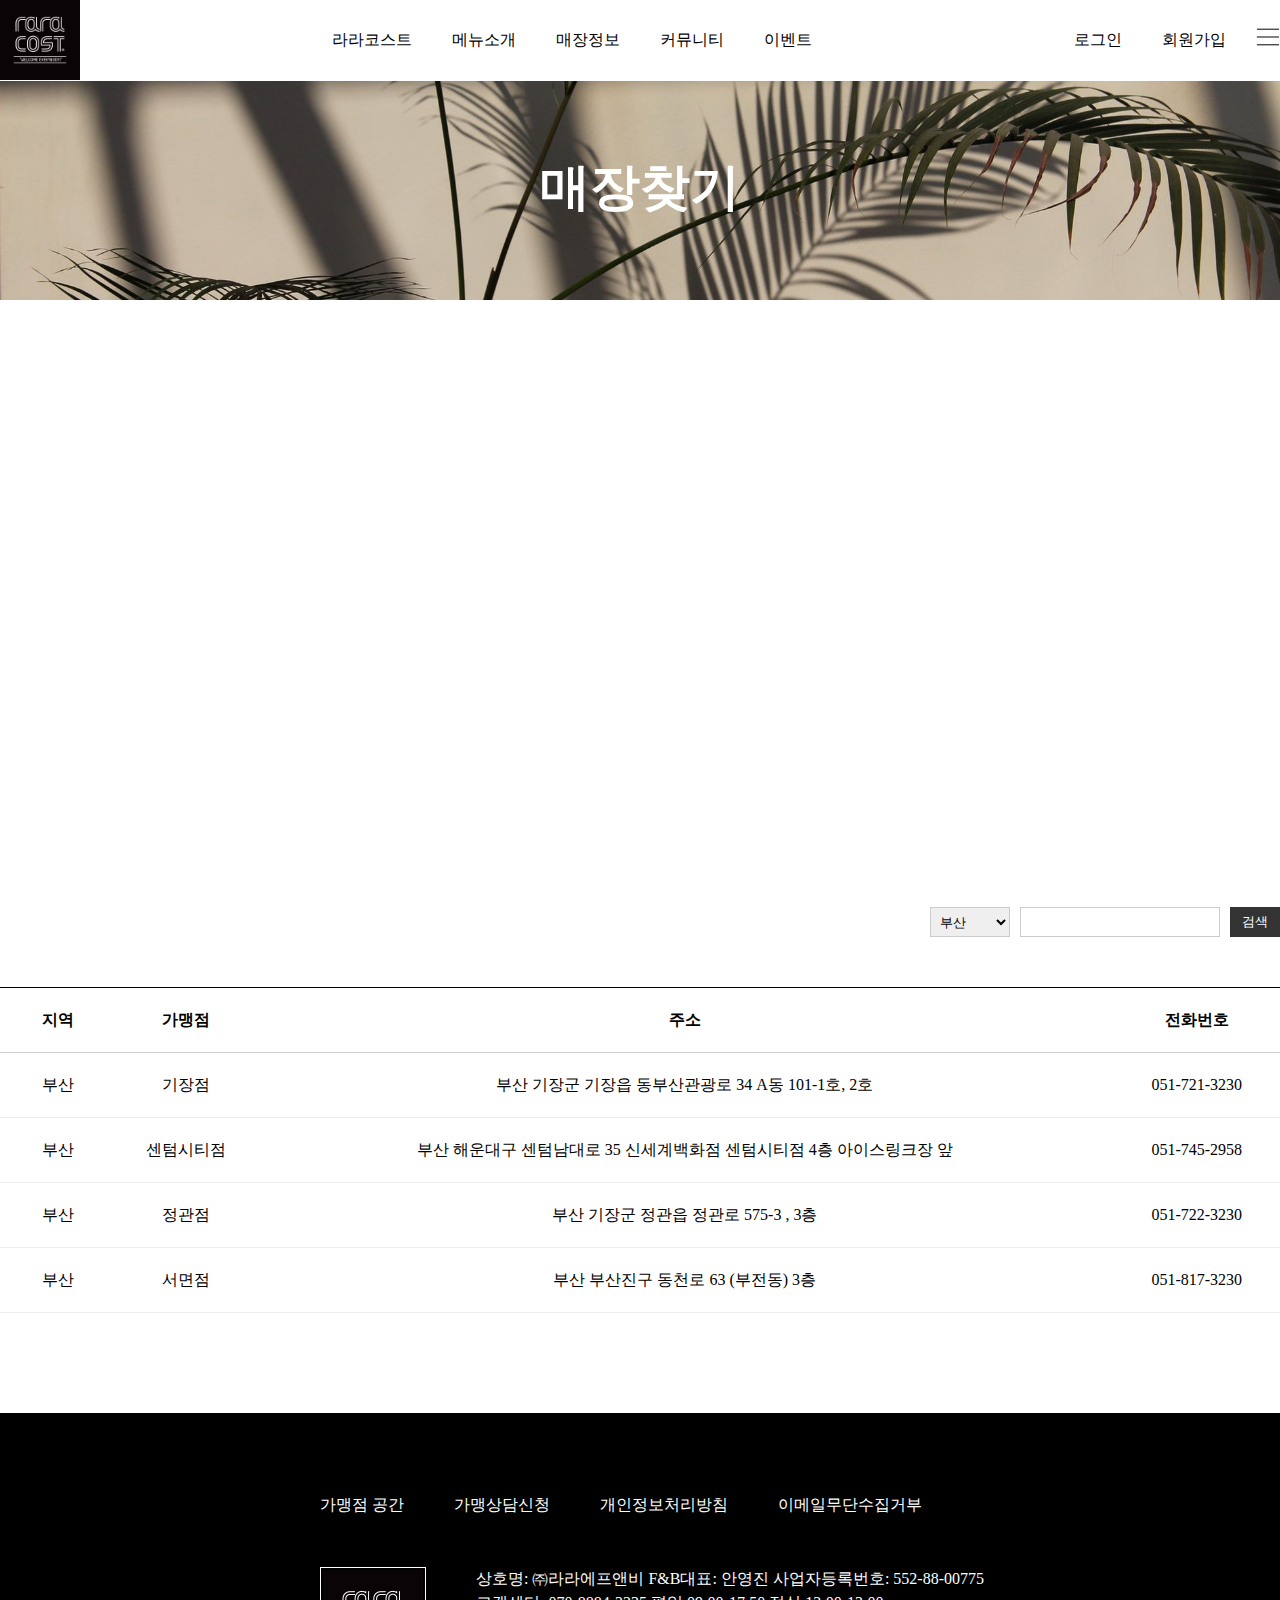
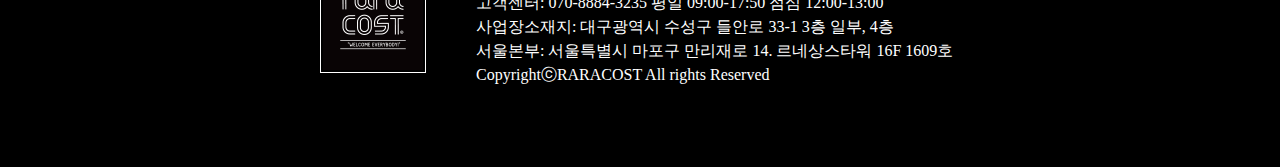
<file: raracostprojact/sub/site.html>
<!DOCTYPE html>
<html lang="ko">

<head>
    <meta charset="UTF-8">
    <meta name="viewport" content="width=device-width, initial-scale=1.0">
    <title>라라코스트</title>


    <link rel="preconnect" href="https://fonts.googleapis.com">
    <link rel="preconnect" href="https://fonts.gstatic.com" crossorigin>
    <link href="https://fonts.googleapis.com/css2?family=Nanum+Gothic+Coding&family=Orbit&display=swap"
        rel="stylesheet">




    <link rel="stylesheet" href="https://cdn.jsdelivr.net/npm/bootstrap-icons@1.11.3/font/bootstrap-icons.min.css">


    <link rel="stylesheet" href="../css/reset.css">
    <link rel="stylesheet" href="../css/swiper-bundle.min.css">
    <link rel="stylesheet" href="../css/main.css">
    <link rel="stylesheet" href="../css/site_cs.css">





    <script src="../js/jquery-3.7.1.min.js"></script>
    <script src="../js/swiper-bundle.min.js"></script>
    <script src="../js/main.js"></script>

</head>

<body>
    <div id="wrap">
        <div class="all_wrap">
            <h3>SITEMPA</h3>

            <ul class="all_gnb">
                <li><a href="../sub/brand.html">라라코스트</a>
                    <ul class="all_depth2">
                        <li><a href="../sub/brand.html">브랜드 스토리</a></li>

                    </ul>

                </li>
                <li><a href="../sub/menu.html">메뉴소개</a>
                    <ul class="all_depth2">
                        <li><a href="../sub/menu.html">셀러드</a></li>
                        <li><a href="../sub/menu.html">스테이크</a></li>
                        <li><a href="../sub/menu.html">파스타</a></li>
                        <li><a href="../sub/menu.html">피자</a></li>
                        <li><a href="../sub/menu.html">필라프</a></li>
                        <li><a href="../sub/menu.html">음료</a></li>
                    </ul>
                </li>
                <li><a href="../sub/site.html">매장정보</a>
                    <ul class="all_depth2">
                        <li><a href="../sub/site.html">매장찾기</a></li>
                        <li><a href="../sub/site.html">오픈예정</a></li>
                        <li><a href="../sub/site.html">둘러보기</a></li>
                    </ul>
                </li>
                <li><a href="../sub/cs.html">커뮤니티</a>
                    <ul class="all_depth2">
                        <li><a href="../sub/cs.html">공지사항</a></li>
                        <li><a href="../sub/cs.html">고객센터</a></li>
                        <li><a href="../sub/cs.html">언론보도</a></li>
                        <li><a href="../sub/cs.html">제휴문의</a></li>
                    </ul>

                </li>
                <li><a href="../sub/event.html">이벤트</a>
                    <ul class="all_depth2">
                        <li><a href="../sub/event.html">진행 중인 이벤트</a></li>
                        <li><a href="../sub/event.html">종료된 이벤트</a></li>

                    </ul>
                </li>
            </ul>
            <button class="all_close">사이트맵 닫기</button>
        </div>

        <header id="header">
            <div class="inner">
                <h1><a href="../index.html"><img src="../img/sub/logo_B.png" alt="라라코스트"></a></h1>

                <nav>
                    <ul class="gnb">
                        <li>
                            <a href="../sub/brand.html">라라코스트</a>
                            <ul class="depth2">
                                <li><a href="../sub/brand.html">브랜드 스토리</a></li>
                            </ul>
                        </li>
                        <li>
                            <a href="../sub/menu.html">메뉴소개</a>
                            <ul class="depth2">
                                <li><a href="../sub/menu.html">샐러드</a></li>
                                <li><a href="../sub/menu.html">스테이크</a></li>
                                <li><a href="../sub/menu.html">파스타</a></li>
                                <li><a href="../sub/menu.html">피자</a></li>
                                <li><a href="../sub/menu.html">필라프</a></li>
                                <li><a href="../sub/menu.html">음료</a></li>
                            </ul>
                        </li>
                        <li>
                            <a href="../sub/site.html">매장정보</a>
                            <ul class="depth2">
                                <li><a href="../sub/site.html">매장찾기</a></li>
                                <li><a href="../sub/site.html">오픈예정</a></li>
                                <li><a href="../sub/site.html">둘러보기</a></li>

                            </ul>
                        </li>
                        <li>
                            <a href="../sub/cs.html">커뮤니티</a>
                            <ul class="depth2">
                                <li><a href="../sub/cs.html">공지사항</a></li>
                                <li><a href="../sub/cs.html">고객센터</a></li>
                                <li><a href="../sub/cs.html">언론보도</a></li>
                                <li><a href="../sub/cs.html">제휴문의</a></li>

                            </ul>
                        </li>
                        <li>
                            <a href="../sub/event.html">이벤트</a>
                            <ul class="depth2">
                                <li><a href="../sub/event.html">진행 중인 이벤트</a></li>
                                <li><a href="../sub/event.html">종료된 이벤트</a></li>
                            </ul>
                        </li>
                    </ul>
                </nav>

                <ul class="util">
                    <li>
                        <a href="#">로그인</a>

                    </li>
                    <li>
                        <a href="#">회원가입</a>

                    </li>
                    <li class="btn_sitemap">
                        <img src="../img//sub/icon_menu.svg" alt="사이트맵 보기">
                    </li>
                </ul>
            </div>
            <div class="depth2_bg"></div>
        </header>

        <div id="container4">
            <div class="sub_visual sub_cs">
                <h2>매장찾기</h2>
            </div>



            <div class="contents">

                <iframe
                    src="https://www.google.com/maps/embed?pb=!1m18!1m12!1m3!1d104387.80367943732!2d129.00152051549597!3d35.1536562092031!2m3!1f0!2f0!3f0!3m2!1i1024!2i768!4f13.1!3m3!1m2!1s0x3568eb6536fe2383%3A0x5f413e801044865a!2z652865287L2U7Iqk7Yq4IOu2gOyCsOyEnOuptOygkA!5e0!3m2!1sko!2skr!4v1720061438506!5m2!1sko!2skr"
                    width="1920" height="450" style="border:0;" allowfullscreen="" loading="lazy"
                    referrerpolicy="no-referrer-when-downgrade"></iframe>

            </div>

            <div class="contents">
                <div class="inner">
                    <div class="notice">
                        <form>
                            <fieldset>
                                <legend>공지사항 검색영역</legend>
                                <select>
                                    <option>부산</option>
                                    <option>서울</option>
                                    <option>대전</option>
                                    <option>대구</option>
                                    <option>광주</option>
                                </select>
                                <input type="text">
                                <input type="submit" value="검색">
                            </fieldset>
                        </form>


                        <table>
                            <caption>부산</caption>
                            <tr>
                                <th>지역</th>
                                <th>가맹점</th>
                                <th>주소</th>
                                <th>전화번호</th>
                            </tr>
                            <tr>
                                <td>부산</td>
                                <td class="notice_title">기장점</td>
                                <td>부산 기장군 기장읍 동부산관광로 34 A동 101-1호, 2호</td>
                                <td>051-721-3230</td>

                            </tr>
                            <tr>
                                <td>부산</td>
                                <td class="notice_title">센텀시티점</td>
                                <td>부산 해운대구 센텀남대로 35 신세계백화점 센텀시티점 4층 아이스링크장 앞</td>
                                <td>051-745-2958</td>


                            </tr>
                            <tr>
                                <td>부산</td>
                                <td class="notice_title">정관점</td>
                                <td>부산 기장군 정관읍 정관로 575-3 , 3층</td>
                                <td>051-722-3230</td>


                            </tr>
                            <tr>
                                <td>부산</td>
                                <td class="notice_title">서면점</td>
                                <td>부산 부산진구 동천로 63 (부전동) 3층</td>
                                <td>051-817-3230</td>

                            </tr>
                        </table>

                    </div>

                </div>
            </div>



        </div>

        <footer id="footer" class="section fp-auto-height">
            <div class="inner">
                <ul class="footer_link">
                    <li><a href="#">가맹점 공간</a></li>
                    <li><a href="#">가맹상담신청</a></li>
                    <li><a href="#">개인정보처리방침</a></li>
                    <li><a href="#">이메일무단수집거부</a></li>
                </ul>


                <div class="footer_center">
                    <div class="footer_logo"><img src="../img/sub/logo_B.png" alt="로고"></div>
                    <div class="footer_txt">
                        <address>상호명: ㈜라라에프앤비 F&B대표: 안영진 사업자등록번호: 552-88-00775<br>
                            고객센터: 070-8884-3235 평일 09:00-17:50 점심 12:00-13:00<br>
                            사업장소재지: 대구광역시 수성구 들안로 33-1 3층 일부, 4층<br>
                            서울본부: 서울특별시 마포구 만리재로 14. 르네상스타워 16F 1609호</address>
                        <div class="copy">CopyrightⓒRARACOST All rights Reserved</div>
                    </div>
                </div>






            </div>

        </footer>
    </div>

</body>

</html>
</file>
<file: raracostprojact/css/main.css>
@charset "utf-8";

body{font-family: 'font-family: "Orbit", sans-serif;'; font-size: 1.6rem;line-height: 1.5; color: #000;}
.inner{max-width: 1700px; margin: 0 auto;}





.all_wrap{position: fixed; left: 0; top: 0; width: 100%; height: 100%; background:#000; z-index: 50; text-align: center;}
.all_wrap h3{font-size: 10rem; color: var(--main-color); padding: 100px 0 50px;}
.all_wrap .all_gnb{display: flex; gap: 50px; justify-content:center; }

.all_wrap .all_gnb > li > a{width: 200px; display: block; font-size: 3rem; color: #fff; padding: 20px 0; border-bottom:  1px solid rgba(255,255,255,0.2);}
.all_wrap .all_gnb > li .all_depth2 li a{display: block; color: rgba(255,255,255,0.5); padding: 5px;}
.all_wrap .all_close{width: 60px; height: 60px; border: 0; background: #000 url(../img//main/btn_close.jpg) no-repeat center; font-size: 0; position: absolute; top: 0; right: 0; cursor: pointer; }


@media (max-width:1200px) {
    .all_gnb{transform: scale(0.8);}
    
    
}

@media (max-width:768px) {
    .all_gnb{transform: scale(0.4);}
    
    
}


/* header */
#header{ border-bottom: 1px solid rgba(255,255,255,0.7); position: fixed; left: 0; top: 0;  width: 100%; z-index: 2; transition: all 0.5s;
background: #fff;}

#header .inner{display: flex; justify-content: space-between; align-items: center;}
#header .inner h1 a img{align-items: center; display: block; height: 80px;}

#header .gnb{display: flex;}
#header .gnb > li{padding: 20px; position: relative;}
#header .gnb > li > a{color: #000;}

#header .gnb > li::before{content: ''; display: block; width:8px; height: 8px; border-radius: 50%; background: #f60;position: absolute; left: 50%; top: 0; opacity: 0; transition: all 0.5s;}
#header .gnb > li:hover::before{top: 5px; opacity: 1;}

#header .util{display: flex; gap: 20px; align-items: center;}
#header .util img{width: 24px;}
#header .util li a{color: #000; padding: 0 10px;}

/* depth2 */
#header .gnb > li .depth2{position: absolute; width: 600px; display: flex; z-index: 30;}
#header .gnb > li .depth2 li a{display: block; padding: 45px 15px 10px; color: #fff;}

#header .depth2_bg{position: absolute;  width: 100%; height: 60px; background: rgba(199, 16, 37, 0.502); left: 0; top: 80px; z-index: 25;}


@media (max-width:1200px) {
    #header h1 {transform: scale(0.8);}
    #header nav { display: none;}
    
}


@media (max-width:768px) {
    #header h1 {transform: scale(0.6);}
   
}


/* main_visual */
#mv{position: relative;}
#mv video {position: absolute; left: 0; top: 0; width: 100%; height: 100%; object-fit:cover;}
#mv .mv_txt{position: absolute; left: 50%; top: 50%; transform: translate(-50%,-50%); color: #fff; text-align: center;}
#mv .mv_txt h2{position: relative; font-size: 2.5rem; font-weight: 400; padding: 0 0 20px; font-family: "Orbit", sans-serif;}
#mv .mv_txt h2::before{content: ''; display: block; width: 300px; height: 10px; background: #c71025; position: absolute; left: 50%; bottom: 20px; transform: translate(-50%); z-index: -1;}
#mv .mv_txt p{font-size: 7rem; line-height: 1.2; font-family: "Orbit", sans-serif; letter-spacing: -5px;}

@keyframes ball {
    0%{ }
    100%{opacity: 0; transform: translateY(20px); }
}

@media (max-width:1200px){
    
    #mv{height: 100%;}
    #mv .mv_txt h2{font-size: 2rem;}
    #mv .mv_txt p{font-size: 5rem;}
}

@media (max-width:768px){
    #mv{height: 100%;}
    #mv .mv_txt h2{font-size: 1.4rem;}
    #mv .mv_txt p{font-size: 2.5rem;}
    #mv .mv_txt h2::before{content: ''; display: block; width: 150px; height: 10px; background: #c71025; position: absolute; left: 50%; bottom: 20px; transform: translate(-50%); z-index: -1;}
}



.scroll{position: absolute; left: 50%; bottom: 100px; transform: translate(-50%); color: #fff;}
.stroke{display: block; width: 20px; height: 40px; border: 2px solid #fff; border-radius: 20px; margin: 0 auto 10px;}
.ball{animation: ball 1.5s infinite; display: block; width: 6px; height: 6px; background: #fff; border-radius: 50%; position: absolute; left: calc(50% - 3px); bottom: 60px;}





@keyframes fadeDown{
    0% {transform: translateY(-100px);}
    100%{transform: translateY(0);}
}

@keyframes fadeUp{
    0% {transform: translateY(100px);}
    100%{transform: translateY(0);}
}

/* best */
#best{background: #FFFDF6; text-align: center;}

#best h2{margin-bottom: 50px;}
#best p{font-size: 3.5rem; padding: 0 0 50px 0;}


#best ul li a img{width: 100%; display: block; transform: scale(0.8,0.8);transition: all 0.5s;}
#best ul li:hover a img{transform: scale(1,1);}


#best ul li a i{position: absolute; right: 20px; top: 20px; font-size: 2rem; color: #f00; transition: all 0.5;}
#best ul li:hover a i { transition: all 0.5s;}


#best ul li a i:nth-child(3){opacity: 0; transition: all 0.3s;}
#best ul li:hover a i:nth-child(3){opacity: 1;}

#best dl dt {padding: 20px 0; font-family: 'Nanum Gothic Coding'; font-size: 2.5rem;}




@media (max-width:1200px){
    
    
    #best p{font-size: 2.5rem;}
    
}

@media (max-width:768px){
    #best h2{font-size: 1.2rem; }
    #best p{font-size: 2rem;}


    #best ul li{height: 100%;}
    #best ul li a img{width: 50%; margin: 0 auto; }

  
  
   
  
}

/* brand */
#brand {background: url(../img/main/brand\ story_01.png)no-repeat center / cover;  color: #fff; position: relative; align-items: center;padding-top: 50px;}
#brand h2{text-align: center; position: absolute; left: calc(50% - 68px); top: 25%; }
#brand .brand_txt{ justify-content: center; text-align: center;}


#brand .brand_txt h3{font-size: 7rem; font-family: "Orbit", sans-serif; font-weight: 400;}
#brand .brand_txt a{display:inline-block; padding: 15px 50px;
    border: 1px solid #fff; border-radius: 5px; transition: all 0.5s; color: #fff; text-align: center; margin: 50px 0 0 0;}
    
#brand .brand_txt a:hover{background: #fff; color: #000;}

#brand .brand_txt h4{font-size: 4rem; font-family: "Nanum Gothic Coding", monospace; font-weight: 400;}
#brand .brand_txt p{font-family: "Orbit", sans-serif; font-size: 1.6rem; font-weight: 100; padding: 30px 0 50px;}

#brand.active .brand_txt{animation: fadeDown 2s;}
#brand.active h2{animation: fadeDown 2s both;}





@media (max-width:1200px){
    #brand h2{font-size: 1.6rem;}
    #brand .brand_txt h3{font-size: 5rem;}
    
    
}


@media (max-width:768px) {

    #brand h2{font-size: 1.2rem;}

    #brand .brand_txt h3{font-size: 3.5rem;}
    #brand .brand_txt p {font-size: 1.2rem;}

    #brand .brand_txt a{padding: 5px 20px; border: 1px solid #fff; border-radius: 5px; font-size: 1.2rem;}
   
}




/* sns */
#sns {background: #FFFDF6;}
#sns .inner h2{font-size: 5rem; font-family: "Nanum Gothic Coding", monospace}


#sns .inner .sns_list ul{display: flex; gap: 20px; flex-wrap: wrap; margin: 0 auto;}
#sns .inner  .sns_list ul li{ position: relative; width: calc((100% - 80px) / 5)}

#sns .inner  .sns_list ul li img{display: block; width: 100%;}

#sns .inner  .sns_list ul li .over { text-align: center; position: absolute; top: 0; left: 0; width: 100%; height: 100%;}
#sns .inner  .sns_list ul li .over img { display: inline-block; width: 60px; padding-top: 110px; display: none;}

#sns .inner  .sns_list ul li:hover .over{background: #000; transition: all 0.5s;}
#sns .inner  .sns_list ul li:hover .over img{display: inline-block;}

#sns.active .inner .sns_list ul li{animation: fadeUp 2s;}
#sns.active .inner h2{animation: fadeUp 2s;}
#sns.active .inner p{animation: fadeUp 2s;}





    @media (max-width: 1200px) {
        
        #sns .inner  .sns_list ul li{ width: calc((100% - 60px) / 4)}

        #sns .inner  .sns_list ul li:nth-child(9){display: none;}
        #sns .inner  .sns_list ul li:nth-child(10){display: none;}
         
    }

    
	
@media (max-width:768px) {
    #sns .inner  .sns_list ul li:nth-child(n+3):nth-child(-n+6){ display: none;}
    #sns .inner  .sns_list ul li{width: calc((100% - 20px) / 2);}

   
}





/* footer */
#footer {background: #000; color: #fff; padding: 80px 0; align-items: center;}
#footer .inner{ padding-left: 25%;}
#footer .inner .footer_link{display: flex; gap: 50px;  color: #fff; }
#footer .inner .footer_link li a{display: block; color: #fff;}


#footer .inner .footer_center{display: flex; gap: 50px; padding: 50px 0 0 0; }
#footer .inner .footer_logo img{display: inline-block; border: 1px solid #fff; padding: 2px;}


@media (max-width: 768px) {

        
  #footer {font-size: 0.8rem;}
  #footer .inner .footer_link{gap: 10px;}
  
  #footer .inner .footer_center{gap: 0; padding-right: 100px;}
  #footer .inner .footer_center .footer_logo img{transform: scale(0.6);}
  #footer .inner .footer_center .footer_txt{font-size: 0.9rem;}
     
}




#fp-nav ul li:nth-of-type(2) .fp-tooltip{color: #000;}
#fp-nav ul li:nth-of-type(4) .fp-tooltip{color: #000;}
</file>
<file: raracostprojact/css/sub.css>
@charset "utf-8";


.sub_visual{background: url(../img/sub/sub_visual.png) no-repeat center /cover;width: 100%; height: 700px; text-align: center; position: relative; object-fit: cover;}


.sub_visual .sub_brand_txt{position: absolute; left: 50%; top: 30%; transform: translate(-50%,30%);color: #fff;}
.sub_visual .sub_brand_txt h2{padding: 0 0 50px 0; font-size: 3.5rem;}



@media (max-width:1200px) {

    .sub_visual .sub_brand_txt h2{font-size: 3rem;}
    .sub_visual .sub_brand_txt p{font-size: 1.4rem;}

  
   }
   
   
   @media (max-width:768px) {

    .sub_visual{object-fit: cover;}
    .sub_visual .sub_brand_txt h2{font-size: 2rem;}
    .sub_visual .sub_brand_txt p{font-size: 1.3rem;}
       
   }
   







.fust{display: flex; gap: 50px;align-items: center; }

.fust .sub_right1{ align-items: center; padding: 0 0 0 100px; font-family: "Orbit", sans-serif;}



.sec{display: flex; gap: 50px; justify-content: space-between; align-items: center; }
.sec .sub_right2 img{ width: 100%;}


.sec .sub_left2{  padding: 0 0 0 100px; font-family: "Orbit", sans-serif;}
.sec .sub_left2 span{font-size: 2.5rem;}


@media (max-width:1200px) {


    .fust{gap: 0;align-items: center;}
    .fust .sub_left1 img{width: 100%;}
    .fust .sub_right1{ padding: 0 100px;}
    .fust .sub_right1 p{font-size: 1.4rem; padding: 0 50px 0 0; }

    .sec {gap: 0; align-items: center;}
    .sec .sub_right2 img{width: 100%;}
    .sec .sub_left2{padding: 0 100px;}
    .sec .sub_left2 span{font-size: 2.5rem;}
    .sec .sub_left2 p{font-size: 1.4rem;}

  
   }
   
   
   @media (max-width:768px) {
    .fust{gap: 0;align-items: center;}
    .fust .sub_left1{width: 70%; padding: 0 20px 0 0;}
    .fust .sub_left1 img{width: 100%;}
    .fust .sub_right1{padding: 10px; width: 100%;}
    .fust .sub_right1 p{font-size: 1rem; }


    .sec{gap: 0;align-items: center;}
    .sec .sub_right2{width: 100%;}
    .sec .sub_right2 img{width: 100%;}
    .sec .sub_left2{padding: 10px; width: 100%;}
    .sec .sub_left2 p{font-size: 1rem; }
    .sec .sub_left2 span{font-size: 1.8rem;}
       
       
   }



.contents2{background: url(../img/sub/brandStory_BG2.png) no-repeat center / cover; height: 100%; width: 100%;}
.fust2{display: flex; gap: 50px; align-items: center; padding: 50px 0;}

.fust2 .fust2_left {font-family: "Orbit", sans-serif;}
.fust2 .fust2_left p span{font-size: 3.5rem;}

.sec2{display: flex; gap: 50px; align-items: center;}
.sec2 .sec2_left img{ width: 100%;}


.sec2 .sec2_right{  font-family: "Orbit", sans-serif;}
.sec2 .sec2_right p {padding-left: 300px;}
.sec2 .sec2_right span{font-size: 3.5rem;}



@media (max-width:1200px) {

    .fust2 {gap: 0;}
    .fust2 .fust2_left h3{padding: 0 0 0 100px;}
    .fust2 .fust2_left p{padding: 0 0 0 100px;}
    .fust2 .fust2_left p span{font-size: 2.5rem;}
    .fust2 .fust2_right img{width: 100%;}


    .sec2 .sec2_left img{ width: 100%; padding: 0 0 0 100px;}
    .sec2 .sec2_right p {padding: 0 100px 0 0;}
    .sec2 .sec2_right span{font-size: 2.5rem;}

}




@media (max-width:768px) {


    .fust2 {gap: 0;}
    .fust2 .fust2_left h3{padding:0 0 ; font-size: 1.2rem;}
    .fust2 .fust2_left p{padding:0 0 ; font-size: 1rem;}
    .fust2 .fust2_left p span{font-size: 1.5rem;}
    .fust2 .fust2_right{width: 50%;}
    .fust2 .fust2_right img{width: 100%;}



    .sec2{gap: 0;}
    .sec2 .sec2_left{width: 50%;}
    .sec2 .sec2_left img{ width: 100%; padding: 0 0 ;}
    .sec2 .sec2_right p {padding: 0 0; font-size: 1rem;}
    .sec2 .sec2_right span{font-size: 1.5rem;}


}
</file>
<file: raracostprojact/css/sub_cs.css>
@charset "utf-8";

.sub_visual{ padding: 100px 0; font-size: 3rem; color: #000; text-align: center;}
.sub_cs{background: url(../img/sub4/main_1.png) no-repeat center / cover; height: 300px;}
.sub_visual h2{padding-top: 50px; color: #fff;}

.contents3{padding: 150px 0;}


.notice form fieldset{display: flex; justify-content: flex-end; gap: 10px; padding: 20px 0 0 0;}
.notice form select{padding: 5px; height: 30px; width: 80px; border: 1px solid #ccc;}
.notice form input[type="text"]{padding: 5px; width: 200px; border: 1px solid #ccc;}
.notice form input[type="submit"]{cursor: pointer; width: 50px; background: #333; color: #fff;}


.notice table{border-top: 1px solid #000; margin: 50px 0;}
.notice table th{border-bottom: 1px solid #ccc; padding: 20px;}
.notice table td{text-align: center; border-bottom: 1px solid #eee; padding: 15px;}
.notice table td.notice_title{text-align: left;}



.notice .paging{display: flex; justify-content: center; gap: 5px; padding: 0 0 50px 0;}
.notice .paging li{border: 1px solid #ddd; width: 25px; text-align: center;}
.notice .paging li.last{cursor: pointer; font-size: 0; border: 0; background: url(../img/sub4/paging_first.png)no-repeat center;}
.notice .paging li.prev{cursor: pointer; font-size: 0; border: 0; background: url(../img/sub4/paging_prev.png)no-repeat center;}
.notice .paging li.next{cursor: pointer; font-size: 0; border: 0; background: url(../img/sub4/paging_next.png)no-repeat center;}
.notice .paging li.first{cursor: pointer; font-size: 0; border: 0; background: url(../img/sub4/paging_last.png)no-repeat center;}

.notice .paging li.on{ background:#000;}
.notice .paging li.on a{color: #fff;}




@media (max-width:1200px) {
 .notice table tr :first-child {display: none;}
 .notice table tr :last-child {display: none;}
}


@media (max-width:768px) {
    .notice table td.notice_title {max-width: 300px; white-space: nowrap; overflow: hidden; text-overflow: ellipsis;}
}
</file>
<file: raracostprojact/css/sub_menu.css>
@charset "urf-8";

#container2{padding: 81px 0 0;}
#container2  .menu_title{ text-align: center; background: url(../img/sub2/s_visual5.png) no-repeat center / cover; width: 100%; color: #fff; height: 300px;}
#container2  .menu_title h2{padding: 20px 0; font-size: 5rem;font-family: "Orbit", sans-serif;padding-top: 50px;}
#container2  .menu_title p{font-size: 3rem;font-family: "Orbit", sans-serif}



@media (max-width:1200px) {
    #container2  .menu_title{height: 250px;}

    #container2  .menu_title h2{font-size: 4rem;}
    #container2  .menu_title p{font-size: 2.5rem;}

}

@media (max-width:768px) {

    #container2  .menu_title{height: 200px;}

    #container2  .menu_title h2{font-size: 3rem;}
    #container2  .menu_title p{font-size: 2rem;}

    
}


#container2 .inner .menu_list ul{display: flex;  flex-wrap: wrap; padding: 50px 0; justify-content: center;}





#container2 .inner .menu_list .tab_btn .tab_list1{background: rgba(198, 16, 37, 0.8); color: #fff; transition: all 0.5s;font-family: "Orbit", sans-serif}
#container2 .inner .menu_list .tab_btn .tab_list1:hover{background: #000;}




#container2 .inner .menu_list .tab_btn .tab_list2{background: rgba(198, 16, 37,0.8); color: #fff;transition: all 0.5s;font-family: "Orbit", sans-serif}
#container2 .inner .menu_list .tab_btn .tab_list2:hover{background: #000;}



#container2 .inner .menu_list .tab_btn .tab_list3{background: rgba(198, 16, 37,0.8); color: #fff;transition: all 0.5s;font-family: "Orbit", sans-serif}
#container2 .inner .menu_list .tab_btn .tab_list3:hover{background: #000;}

#container2 .inner .menu_list .tab_btn .tab_list4{background: rgba(198, 16, 37,0.8); color: #fff;transition: all 0.5s;font-family: "Orbit", sans-serif}
#container2 .inner .menu_list .tab_btn .tab_list4:hover{background: #000;}

#container2 .inner .menu_list .tab_btn .tab_list5{background: rgba(198, 16, 37,0.8); color: #fff;transition: all 0.5s;font-family: "Orbit", sans-serif}
#container2 .inner .menu_list .tab_btn .tab_list5:hover{background: #000;}

#container2 .inner .menu_list .tab_btn .tab_list6{background: rgba(198, 16, 37,0.8); color: #fff;transition: all 0.5s;font-family: "Orbit", sans-serif}
#container2 .inner .menu_list .tab_btn .tab_list6:hover{background: #000;}


@media (max-width:1200px) {

   

}



@media (max-width:768px) {
    #container2 .inner .menu_list ul{align-items: center;}
    #container2 .inner .menu_list .tab_btn .tab_list1{padding: 15px; font-size: 1.6rem;}
    #container2 .inner .menu_list .tab_btn .tab_list2{padding: 15px; font-size: 1.6rem;}
    #container2 .inner .menu_list .tab_btn .tab_list3{padding: 15px; font-size: 1.6rem;}
    #container2 .inner .menu_list .tab_btn .tab_list4{padding: 15px; font-size: 1.6rem;}
    #container2 .inner .menu_list .tab_btn .tab_list5{padding: 15px; font-size: 1.6rem;}
    #container2 .inner .menu_list .tab_btn .tab_list6{padding: 15px; font-size: 1.6rem;}
    
    
    
    
}







#container2 .inner .menu_list ul .tab_list1{background:#fff; font-size: 3rem; cursor: pointer; padding: 0 20px; border: 1px solid rgba(0, 0, 0,0.3); }
#container2 .inner .menu_list ul .tab_list2{background:#fff; font-size: 3rem; cursor: pointer; padding: 0 20px; border: 1px solid rgba(0, 0, 0,0.3); }
#container2 .inner .menu_list ul .tab_list3{background:#fff; font-size: 3rem; cursor: pointer; padding: 0 20px; border: 1px solid rgba(0, 0, 0,0.3); }
#container2 .inner .menu_list ul .tab_list4{background:#fff; font-size: 3rem; cursor: pointer; padding: 0 20px; border: 1px solid rgba(0, 0, 0,0.3); }
#container2 .inner .menu_list ul .tab_list5{background:#fff; font-size: 3rem; cursor: pointer; padding: 0 20px; border: 1px solid rgba(0, 0, 0,0.3);; }
#container2 .inner .menu_list ul .tab_list6{background:#fff; font-size: 3rem; cursor: pointer; padding: 0 20px; border: 1px solid rgba(0, 0, 0,0.3); }


#container2 .inner .menu_list ul .menu_img1{width: calc(100% / 4);border: 1px solid rgba(0, 0, 0,0.3);;  }
#container2 .inner .menu_list ul .menu_img1 img{width: 100%; text-align: center; display: block;}


#container2 .inner .menu_list ul .menu_img2{width: calc(100% / 4);border: 1px solid rgba(0, 0, 0,0.3);  }
#container2 .inner .menu_list ul .menu_img2 img{width: 100%; text-align: center; display: block;}

#container2 .inner .menu_list ul .menu_img3{width: calc(100% / 4);border: 1px solid rgba(0, 0, 0,0.3);  }
#container2 .inner .menu_list ul .menu_img3 img{width: 100%; text-align: center; display: block;}


#container2 .inner .menu_list ul .menu_img4{width: calc(100% / 4);border: 1px solid rgba(0, 0, 0,0.3);  }
#container2 .inner .menu_list ul .menu_img4 img{width: 100%; text-align: center; display: block;}


#container2 .inner .menu_list ul .menu_img5{width: calc(100% / 4);border: 1px solid rgba(0, 0, 0,0.3);  }
#container2 .inner .menu_list ul .menu_img5 img{width: 100%; text-align: center; display: block;}

#container2 .inner .menu_list ul .menu_img6{width: calc(100% / 4);border: 1px solid rgba(0, 0, 0,0.3);  }
#container2 .inner .menu_list ul .menu_img6 img{width: 100%; text-align: center; display: block;}


#container2 .inner  .menu_list ul li{ position: relative;}

#container2 .inner  .menu_list ul li img{display: block; width: 100%;}

#container2 .inner  .menu_list  ul li .over { text-align: center; position: absolute; top: 0; left: 0; width: 100%; height: 100%; color: #fff; font-family: "Orbit", sans-serif}
#container2 .inner  .menu_list  ul li .over p{ display: inline-block; width: 100%; padding-top: 110px; display: none; color: #ddd;}
#container2 .inner  .menu_list  ul li .over p span{font-size: 2.5rem;  color: #fff; font-family: "Nanum Gothic Coding", monospace; }
#container2 .inner  .menu_list  ul li .over h4{ display: inline-block; width: 100%; ; display: none; position: absolute; top: 20%; left: 0; color: #f00;}

#container2 .inner  .menu_list  ul li:hover .over {background: rgba(0, 0, 0,0.8); transition: all 0.5s; }
#container2 .inner  .menu_list  ul li:hover .over p{display: block;}
#container2 .inner  .menu_list  ul li:hover .over h4{display: block;}


@media (max-width:1200px) {

    #container2 .inner  .menu_list ul li img{width: 100%;}
    #container2 .inner  .menu_list  ul li .over h4{font-size: 1.2rem;}
    #container2 .inner  .menu_list  ul li .over p span{font-size: 1.6rem;}
    
       #container2 .inner  .menu_list  ul li .over p{ display: inline-block; width: 100%; padding-top: 65px; display: none; color: #ddd; font-size: 1.rem;}
    

}



@media (max-width:768px) {

    #container2 .inner  .menu_list  ul li .over h4{font-size: 0.8rem;}
    #container2 .inner  .menu_list  ul li .over p span{font-size: 1rem;}
    
       #container2 .inner  .menu_list  ul li .over p{ display: inline-block; width: 100%; padding-top: 40px; display: none; color: #ddd; font-size: 0.6rem;}
    

}
</file>
<file: raracostprojact/css/site_cs.css>
@charset "utf-8";



.sub_visual{ padding: 100px 0; font-size: 3rem; color: #000; text-align: center;}
.sub_cs{ background: url(../img/sub3/main_3.png)no-repeat center / cover ; height: 300px;}
.sub_visual h2{ font-size: 5rem;  color: #fff; padding-top: 50px;}


.contents4{padding: 150px 0;}


.contents{padding: 50px 0 ;}


.notice form fieldset{display: flex; justify-content: flex-end; gap: 10px;}
.notice form select{padding: 5px; height: 30px; width: 80px; border: 1px solid #ccc;}
.notice form input[type="text"]{padding: 5px; width: 200px; border: 1px solid #ccc;}
.notice form input[type="submit"]{cursor: pointer; width: 50px; background: #333; color: #fff;}


.notice table{border-top: 1px solid #000; margin: 50px 0;}
.notice table th{border-bottom: 1px solid #ccc; padding: 20px;}
.notice table td{ border-bottom: 1px solid #eee; padding: 20px 0; text-align: center;}




.notice .paging{display: flex; justify-content: center; gap: 5px;}
.notice .paging li{border: 1px solid #ddd; width: 25px; text-align: center;}
.notice .paging li.last{cursor: pointer; font-size: 0; border: 0; background: url(../img/sub4/paging_first.png)no-repeat center;}
.notice .paging li.prev{cursor: pointer; font-size: 0; border: 0; background: url(../img/sub4/paging_prev.png)no-repeat center;}
.notice .paging li.next{cursor: pointer; font-size: 0; border: 0; background: url(../img/sub4/paging_next.png)no-repeat center;}
.notice .paging li.first{cursor: pointer; font-size: 0; border: 0; background: url(../img/sub4/paging_last.png)no-repeat center;}

.notice .paging li.on{ background:#000;}
.notice .paging li.on a{color: #fff;}




@media (max-width:1200px) {
 .notice table tr :first-child {display: none;}
 .notice table tr :last-child {display: none;}
 .sub_visual h2{ font-size: 4rem;}
}


@media (max-width:768px) {
    .notice table td.notice_title {max-width: 300px; white-space: nowrap; overflow: hidden; text-overflow: ellipsis;}

    .sub_visual h2{ font-size: 2.5rem;}
    .notice table td{font-size: 1.2rem;}
}
</file>
